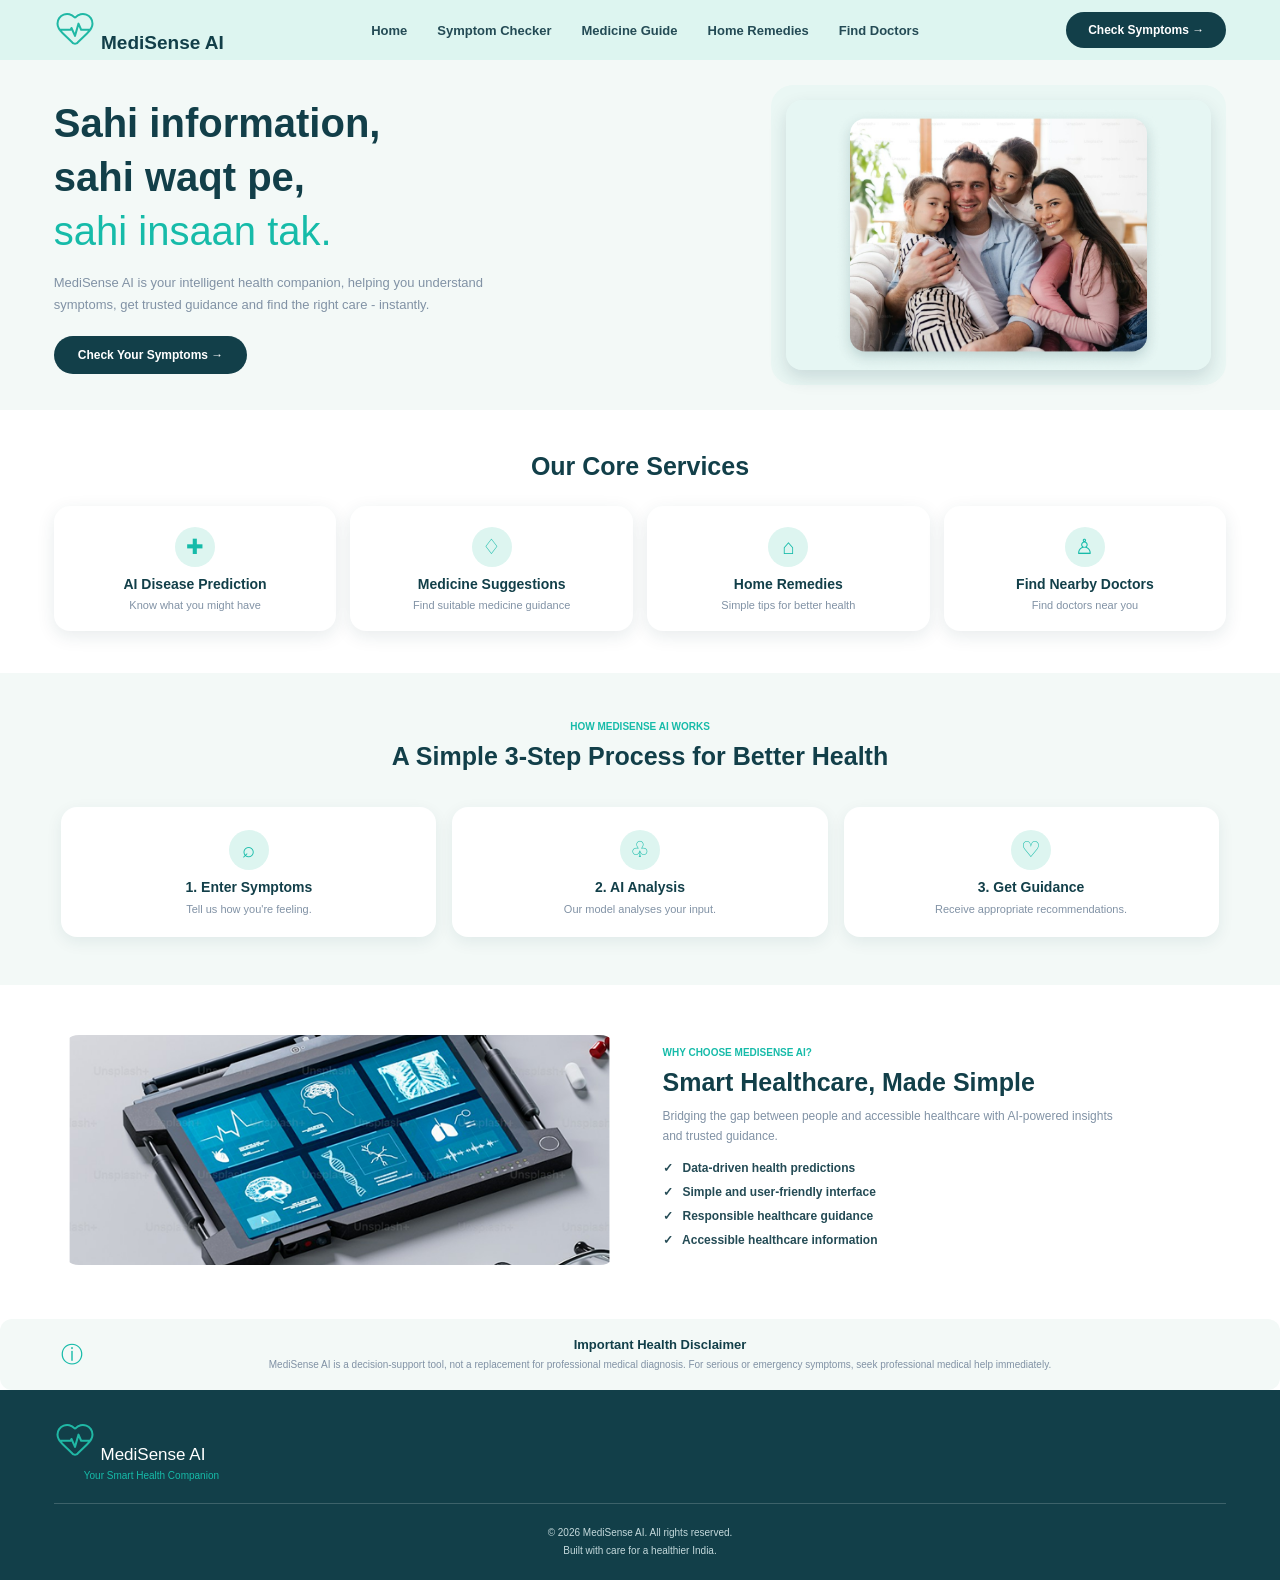
<file: frontend/index.html>
<!DOCTYPE html>
<html lang="en">
<head>
    <meta charset="UTF-8">
    <meta name="viewport" content="width=device-width, initial-scale=1.0">

    <title>MediSense AI - Your Smart Health Companion</title>

    <!-- CSS -->
    <link rel="stylesheet" href="style.css">
</head>

<body>

    <!-- Navigation Bar -->
    <header>
        <nav>
           <div class="logo">
    <img
        src="assets/medisense-logo.svg"
        alt="MediSense AI Logo"
        class="logo-image"
    >
    <span>MediSense AI</span>
</div>

   <ul class="nav-links">
    <li><a href="#home">Home</a></li>
    <li><a href="symptom-checker.html">Symptom Checker</a></li>
    <li><a href="medicine-guide.html">Medicine Guide</a></li>
    <li><a href="home-remedies.html">Home Remedies</a></li>
    <li><a href="find-doctors.html">Find Doctors</a></li>
</ul>

          <button class="nav-button"
        onclick="window.location.href='symptom-checker.html'">
    Check Symptoms →
</button>
        </nav>
    </header>

    <!-- Main Content -->
    <main>
     
<section class="hero" id="home">
    <div class="hero-content">
        <h1>
            Sahi information,<br>
            sahi waqt pe,<br>
            <span>sahi insaan tak.</span>
        </h1>

        <p>
            MediSense AI is your intelligent health companion,
            helping you understand symptoms, get trusted guidance
            and find the right care - instantly.
        </p>
<button class="primary-button"
        onclick="location.href='symptom-checker.html'">
    Check Your Symptoms →
</button>
    </div>

    <div class="hero-image">
        <img src="assets/hero-family.png" alt="Family sitting together">
    </div>
</section>

<!-- Core Services Section -->
<section class="services" id="services">

    <h2>Our Core Services</h2>

  <div class="services-container">

    <div class="service-card" id="disease-prediction-card"
         onclick="window.location.href='symptom-checker.html'">
        <div class="service-icon">✚</div>
        <h3>AI Disease Prediction</h3>
        <p>Know what you might have</p>
    </div>

    <div class="service-card" id="medicine-suggestions-card"
         onclick="window.location.href='medicine-guide.html'">
        <div class="service-icon">♢</div>
        <h3>Medicine Suggestions</h3>
        <p>Find suitable medicine guidance</p>
    </div>

    <div class="service-card" id="home-remedies-card"
         onclick="window.location.href='home-remedies.html'">
        <div class="service-icon">⌂</div>
        <h3>Home Remedies</h3>
        <p>Simple tips for better health</p>
    </div>

    <div class="service-card" id="find-doctors-card"
         onclick="window.location.href='find-doctors.html'">
        <div class="service-icon">♙</div>
        <h3>Find Nearby Doctors</h3>
        <p>Find doctors near you</p>
    </div>

</div>
</section>

<!-- How It Works Section -->
<section class="how-it-works">

    <div class="section-heading">
        <span>HOW MEDISENSE AI WORKS</span>
        <h2>A Simple 3-Step Process for Better Health</h2>
    </div>

    <div class="steps-container">

        <div class="step-card">
            <div class="step-icon">⌕</div>
            <h3>1. Enter Symptoms</h3>
            <p>Tell us how you're feeling.</p>
        </div>

        <div class="step-card">
            <div class="step-icon">♧</div>
            <h3>2. AI Analysis</h3>
            <p>Our model analyses your input.</p>
        </div>

        <div class="step-card">
            <div class="step-icon">♡</div>
            <h3>3. Get Guidance</h3>
            <p>Receive appropriate recommendations.</p>
        </div>

    </div>

</section>

<!-- Why Choose MediSense AI Section -->
<section class="why-choose">

    <div class="why-image">
        <img src="assets/healthcare-dashboard.png"
             alt="Smart healthcare dashboard">
    </div>

    <div class="why-content">

        <span>WHY CHOOSE MEDISENSE AI?</span>

        <h2>Smart Healthcare, Made Simple</h2>

        <p>
            Bridging the gap between people and accessible healthcare
            with AI-powered insights and trusted guidance.
        </p>

        <ul>
            <li>✓ &nbsp; Data-driven health predictions</li>
            <li>✓ &nbsp; Simple and user-friendly interface</li>
            <li>✓ &nbsp; Responsible healthcare guidance</li>
            <li>✓ &nbsp; Accessible healthcare information</li>
        </ul>

    </div>

</section>

<!-- Health Disclaimer -->
<section class="health-disclaimer">

    <div class="disclaimer-icon">ⓘ</div>

    <div class="disclaimer-content">
        <h3>Important Health Disclaimer</h3>
        <p>
            MediSense AI is a decision-support tool, not a replacement
            for professional medical diagnosis. For serious or emergency
            symptoms, seek professional medical help immediately.
        </p>
    </div>

</section>

    </main>

    <!-- Footer -->
  
<!-- Footer -->
<footer class="site-footer">

   <div class="footer-brand">
    <h3>
        <img
            src="assets/medisense-logo.svg"
            alt="MediSense AI Logo"
            class="logo-image"
        >
        MediSense AI
    </h3>
    <p>Your Smart Health Companion</p>
</div>

    <div class="footer-bottom">
        <p>© 2026 MediSense AI. All rights reserved.</p>
        <p>Built with care for a healthier India.</p>
    </div>

</footer>


    <!-- JavaScript -->
    <script src="script.js"></script>

</body>
</html>
</file>
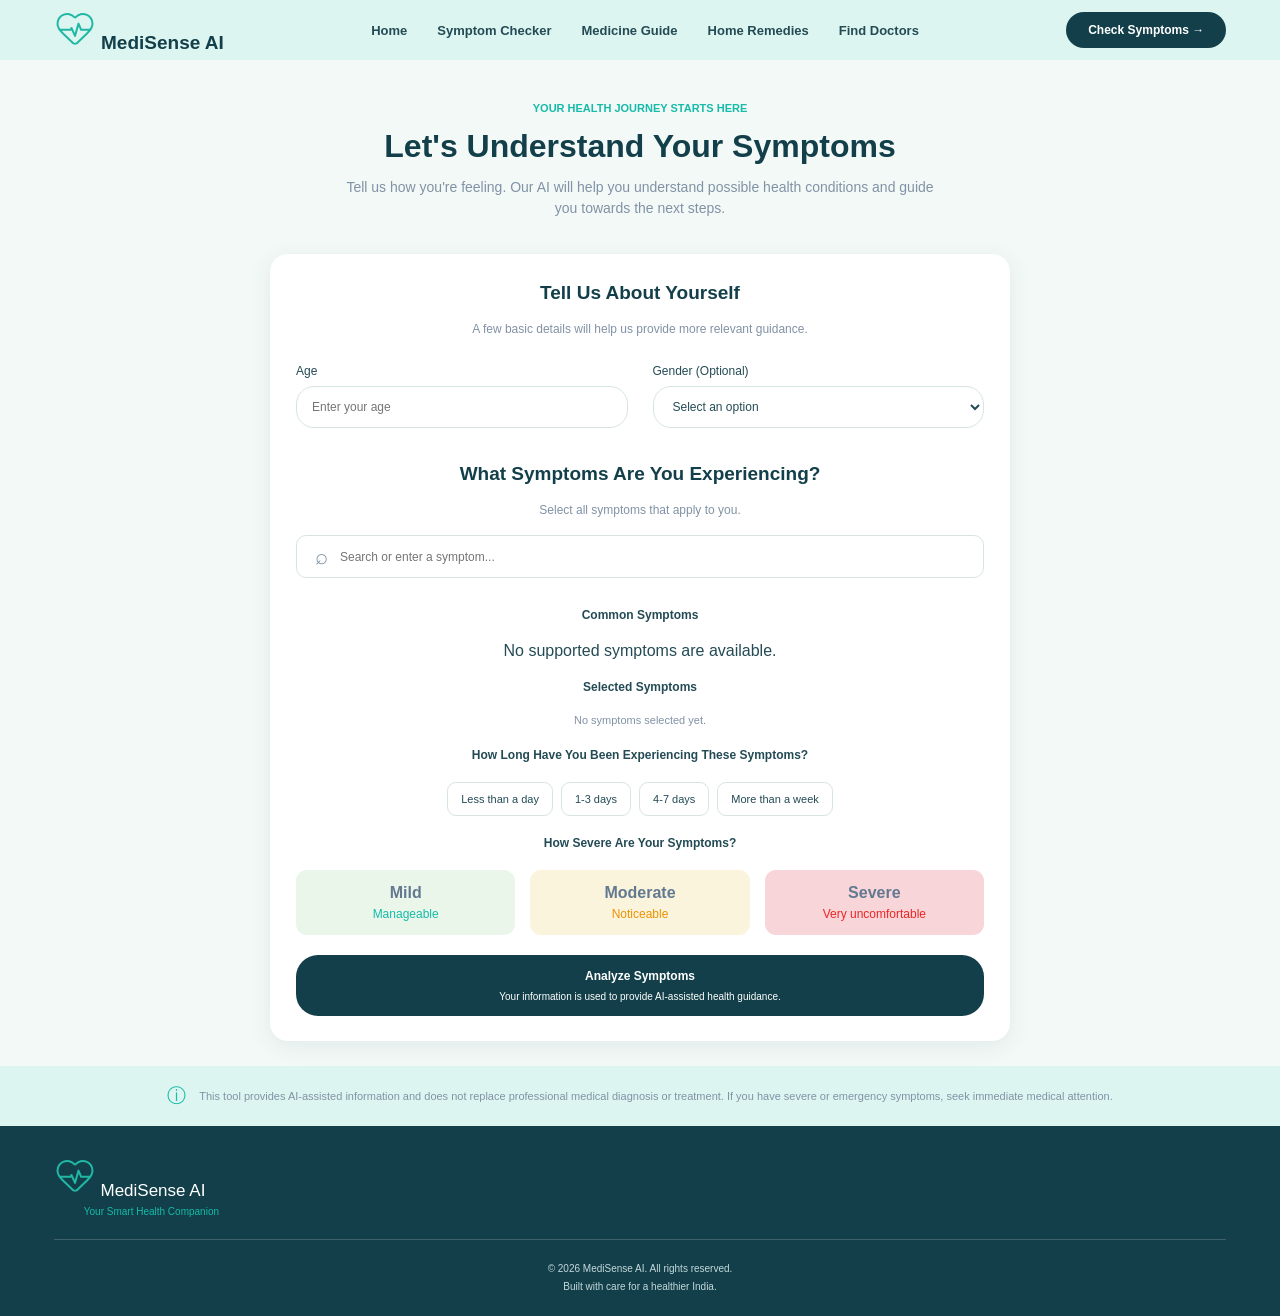
<file: frontend/health-assessment.html>
<!DOCTYPE html>
<html lang="en">
<head>
    <meta charset="UTF-8">
    <meta name="viewport" content="width=device-width, initial-scale=1.0">

    <title>Health Assessment | MediSense AI</title>

    <link rel="stylesheet" href="health-assessment.css">
</head>

<body>

    <!-- Navigation Bar -->
    <header>
        <nav>
            <div class="back-button">
                <a href="symptom-checker.html">←</a>
            </div>

           <div class="logo">
    <img
        src="assets/medisense-logo.svg"
        alt="MediSense AI Logo"
        class="logo-image"
    >
    <div>
        <h3>MediSense AI</h3>
        <small>Your Smart Health Companion</small>
    </div>
</div>

            <ul class="nav-links">
    <li><a href="index.html">Home</a></li>
    <li><a href="symptom-checker.html">Symptom Checker</a></li>
    <li><a href="medicine-guide.html">Medicine Guide</a></li>
    <li><a href="home-remedies.html">Home Remedies</a></li>
    <li><a href="find-doctors.html">Find Doctors</a></li>
</ul>

            <button class="nav-button"
                onclick="location.href='symptom-checker.html'">
                Check Symptoms →
            </button>
        </nav>
    </header>


    <main>

        <!-- Page Heading -->
        <section class="assessment-heading">
            <div class="breadcrumb">
                <span>SYMPTOM CHECKER</span>
                <span>•</span>
                <span>Illustrative assessment</span>
            </div>

            <h1>Your Health Assessment</h1>

            <p>
                Here is an overview of your symptoms and AI-assisted insights.
            </p>
        </section>


        <!-- Symptom Summary -->
        <section class="symptom-summary">

            <div class="summary-symptoms">
                <h3>▤ &nbsp; Your symptom summary</h3>

                <div class="symptom-tags" id="symptom-tags">
                    <!-- Symptoms will be added dynamically -->
                </div>
            </div>

            <div class="summary-detail">
                <span>Symptom duration</span>
                <h3 id="symptom-duration">Not provided</h3>
            </div>

            <div class="summary-detail">
                <span>Self-reported severity</span>
                <h3 id="symptom-severity">Not provided</h3>
            </div>

        </section>


        <!-- Possible Health Conditions -->
        <section class="conditions-section">

            <div class="section-title">
                <div>
                   <h2>About Your Predicted Condition</h2>
                   <p>
    Learn about the predicted condition, its common symptoms
    and general health guidance. This information is educational
    and does not confirm a diagnosis.
</p>
                </div>

                <span class="example-label">Educational information</span>
            </div>

<!-- Actual ML Prediction -->
<div class="prediction-result-card">
    <h3>Your AI Model Prediction</h3>

    <p id="predicted-condition">
        Prediction will appear here.
    </p>

    <small id="prediction-disclaimer"></small>
</div>
            <div class="conditions-container" id="conditions-container">

    <div class="condition-card">
        <h3>Loading condition information...</h3>
        <p>Please wait while we retrieve educational information.</p>
    </div>

</div>


        </section>


        <!-- Health Disclaimer -->
        <section class="health-information">

            <div class="information-icon">ⓘ</div>

            <div>
                <h3>Information to guide you, not a diagnosis</h3>

                <p>
                    AI predictions are not confirmed diagnoses.
                    Consult a qualified healthcare professional for
                    assessment, diagnosis and treatment.
                </p>

                <p>
                    Seek urgent medical care for severe or worsening
                    symptoms. For trouble breathing, chest pain,
                    confusion or a stiff neck with fever, seek emergency
                    help now. A "Moderate" rating does not rule out
                    an emergency.
                </p>
            </div>

        </section>


        <!-- Recommended Next Steps -->
        <section class="recommended-section" id="recommended-steps">

            <div class="section-title">
                <div>
                    <h2>Recommended Next Steps</h2>
                    <p>
                        Explore reliable information and connect
                        with the right care.
                    </p>
                </div>
            </div>


            <div class="recommendations-container">

                <div class="recommendation-card">
                    <div class="recommendation-icon">♧</div>

                    <h3>Medicine Information</h3>

                    <p>
                        Understand medicine uses and precautions.
                        Ask a doctor or pharmacist what is appropriate
                        for you.
                    </p>

                   <a href="medicine-guide.html" id="medicine-info-link">
    Explore information →
</a>
                </div>


                <div class="recommendation-card">
                    <div class="recommendation-icon">⌂</div>

                    <h3>Home Care Guidance</h3>

                    <p>
                        Learn about rest, hydration and tracking
                        symptoms while you arrange appropriate care.
                    </p>

                  <a href="home-remedies.html" id="home-care-link">
    Read care guidance →
</a>
                </div>


                <div class="recommendation-card">
                    <div class="recommendation-icon">♡</div>

                    <h3>Find Nearby Doctors</h3>

                    <p>
                        Connect with a qualified healthcare
                        professional for a personal assessment
                        and advice.
                    </p>

                    <a href="find-doctors.html" id="doctor-link">
                        Explore nearby care →
                    </a>
                </div>

            </div>

        </section>


        <!-- Bottom Actions -->
        <section class="assessment-actions">

            <p>
                Your next step is a conversation with a
                healthcare professional.
            </p>

            <div class="action-buttons">

                <button class="secondary-button"
                    onclick="location.href='symptom-checker.html'">
                    Check Again
                </button>

                <button class="primary-button"
                    id="find-doctor-button">
                    Find a Doctor
                </button>

            </div>

        </section>

    </main>


    <!-- Footer -->
    <footer class="site-footer">
<div class="footer-brand">
    <h3>
        <img
            src="assets/medisense-logo.svg"
            alt="MediSense AI Logo"
            class="footer-logo"
        >
        MediSense AI
    </h3>
    <p>Your Smart Health Companion</p>
</div>

        <div class="footer-bottom">
            <p>© 2026 MediSense AI. All rights reserved.</p>
            <p>Built with care for a healthier India.</p>
        </div>

    </footer>
<script src="health-assessment.js"></script>
</body>
</html>
</file>
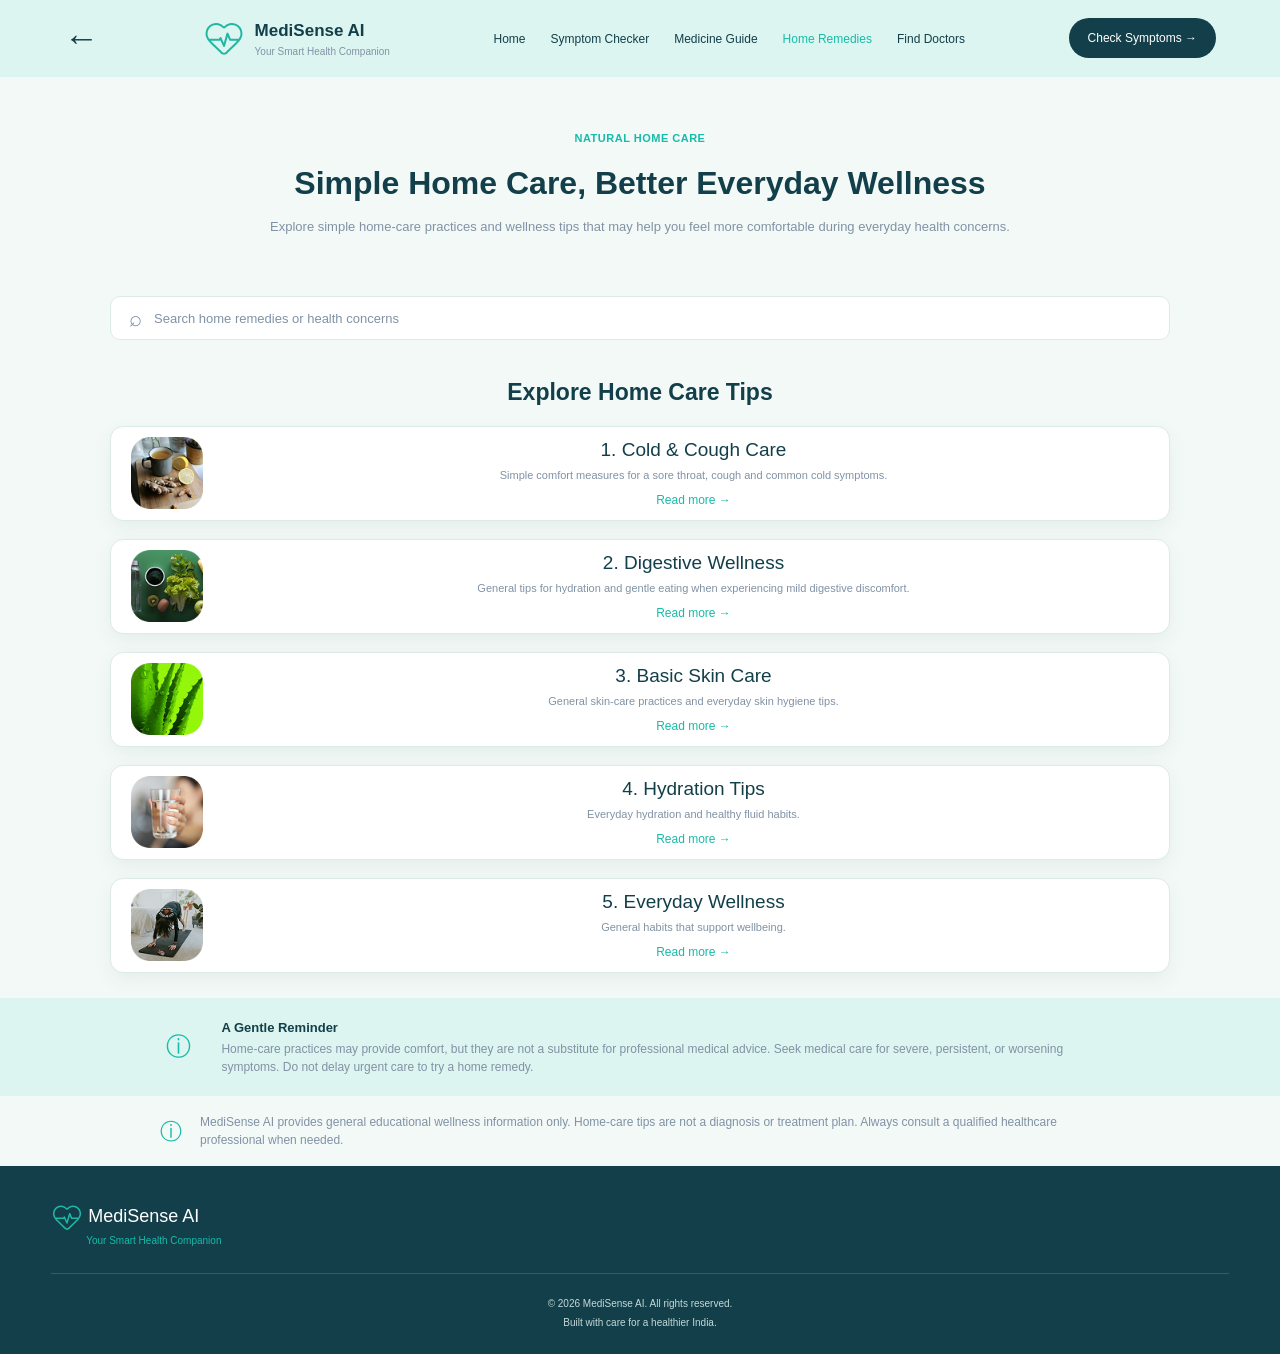
<file: frontend/home-remedies.html>
<!DOCTYPE html>
<html lang="en">
<head>
    <meta charset="UTF-8">
    <meta name="viewport" content="width=device-width, initial-scale=1.0">
    <title>Home Remedies & Wellness | MediSense AI</title>
    <link rel="stylesheet" href="home-remedies.css">
</head>
<body>

    <!-- Navigation -->
    <header class="site-header">
        <nav class="navbar">
            <a href="index.html" class="back-link">←</a>

            <a href="index.html" class="logo">
                <img
                    src="assets/medisense-logo.svg"
                    alt="MediSense AI Logo"
                    class="logo-image"
                >
                <span>
                    <strong>MediSense AI</strong>
                    <small>Your Smart Health Companion</small>
                </span>
            </a>

            <ul class="nav-links">
                <li><a href="index.html">Home</a></li>
                <li><a href="symptom-checker.html">Symptom Checker</a></li>
                <li><a href="medicine-guide.html">Medicine Guide</a></li>
                <li><a href="home-remedies.html" class="active">Home Remedies</a></li>
                <li><a href="find-doctors.html">Find Doctors</a></li>
            </ul>

            <a href="symptom-checker.html" class="nav-button">
                Check Symptoms →
            </a>
        </nav>
    </header>

    <main>

        <!-- Hero Section -->
        <section class="remedies-hero">
            <span class="eyebrow">NATURAL HOME CARE</span>

            <h1>Simple Home Care, Better Everyday Wellness</h1>

            <p>
                Explore simple home-care practices and wellness tips
                that may help you feel more comfortable during
                everyday health concerns.
            </p>
        </section>

        <!-- Search Section -->
        <section class="remedies-search-section">
            <div class="remedies-search-box">
                <span>⌕</span>
                <input
                    type="text"
                    id="remedy-search"
                    placeholder="Search home remedies or health concerns"
                >
            </div>
        </section>

        <!-- Home Care Tips -->
        <section class="remedies-list-section">

            <h2>Explore Home Care Tips</h2>

            <div class="remedies-container" id="remedies-container">

                <!-- Cold and Cough -->
                <article class="remedy-card" data-category="cold cough sore throat">
                    <div class="remedy-image">
                        <img
                            src="assets/cold-cough.png"
                            alt="Warm tea with lemon"
                        >
                    </div>

                    <div class="remedy-content">
                        <h3>1. Cold & Cough Care</h3>
                        <p>
                            Simple comfort measures for a sore throat,
                            cough and common cold symptoms.
                        </p>
                        <a href="remedy-details.html?remedy=cold-cough"
                           class="remedy-link">
                            Read more →
                        </a>
                    </div>
                </article>

                <!-- Digestive Wellness -->
                <article class="remedy-card" data-category="digestive digestion stomach">
                    <div class="remedy-image">
                        <img
                            src="assets/digestive-wellness.png"
                            alt="Healthy vegetables and food"
                        >
                    </div>

                    <div class="remedy-content">
                        <h3>2. Digestive Wellness</h3>
                        <p>
                            General tips for hydration and gentle
                            eating when experiencing mild digestive discomfort.
                        </p>
                        <a href="remedy-details.html?remedy=digestive"
                           class="remedy-link">
                            Read more →
                        </a>
                    </div>
                </article>

                <!-- Skin Care -->
                <article class="remedy-card" data-category="skin skincare hygiene">
                    <div class="remedy-image">
                        <img
                            src="assets/skin-care.png"
                            alt="Fresh aloe vera plant"
                        >
                    </div>

                    <div class="remedy-content">
                        <h3>3. Basic Skin Care</h3>
                        <p>
                            General skin-care practices and everyday
                            skin hygiene tips.
                        </p>
                        <a href="remedy-details.html?remedy=skin-care"
                           class="remedy-link">
                            Read more →
                        </a>
                    </div>
                </article>

                <!-- Hydration -->
                <article class="remedy-card" data-category="hydration water fluids">
                    <div class="remedy-image">
                        <img
                            src="assets/hydration.png"
                            alt="Glass of drinking water"
                        >
                    </div>

                    <div class="remedy-content">
                        <h3>4. Hydration Tips</h3>
                        <p>
                            Everyday hydration and healthy fluid habits.
                        </p>
                        <a href="remedy-details.html?remedy=hydration"
                           class="remedy-link">
                            Read more →
                        </a>
                    </div>
                </article>

                <!-- Everyday Wellness -->
                <article class="remedy-card" data-category="wellness lifestyle exercise">
                    <div class="remedy-image">
                        <img
                            src="assets/everyday-wellness.png"
                            alt="Outdoor wellness activity"
                        >
                    </div>

                    <div class="remedy-content">
                        <h3>5. Everyday Wellness</h3>
                        <p>
                            General habits that support wellbeing.
                        </p>
                        <a href="remedy-details.html?remedy=wellness"
                           class="remedy-link">
                            Read more →
                        </a>
                    </div>
                </article>

            </div>

            <!-- No Search Results -->
            <p id="no-remedies-message" hidden>
                No matching home-care tips found. Try another search.
            </p>

        </section>

        <!-- Safety Reminder -->
        <section class="remedies-safety">
            <span class="safety-icon">ⓘ</span>

            <div>
                <h3>A Gentle Reminder</h3>
                <p>
                    Home-care practices may provide comfort, but they
                    are not a substitute for professional medical advice.
                    Seek medical care for severe, persistent, or worsening
                    symptoms. Do not delay urgent care to try a home remedy.
                </p>
            </div>
        </section>

        <!-- Disclaimer -->
        <div class="remedies-disclaimer">
            <span>ⓘ</span>

            <p>
                MediSense AI provides general educational wellness
                information only. Home-care tips are not a diagnosis
                or treatment plan. Always consult a qualified healthcare
                professional when needed.
            </p>
        </div>

    </main>

    <!-- Footer -->
    <footer class="site-footer">

        <div class="footer-brand">
            <h3>
                <img
                    src="assets/medisense-logo.svg"
                    alt="MediSense AI Logo"
                    class="logo-image"
                >
                MediSense AI
            </h3>
            <p>Your Smart Health Companion</p>
        </div>

        <div class="footer-bottom">
            <p>© 2026 MediSense AI. All rights reserved.</p>
            <p>Built with care for a healthier India.</p>
        </div>

    </footer>

    <script src="home-remedies.js"></script>
</body>
</html>
</file>
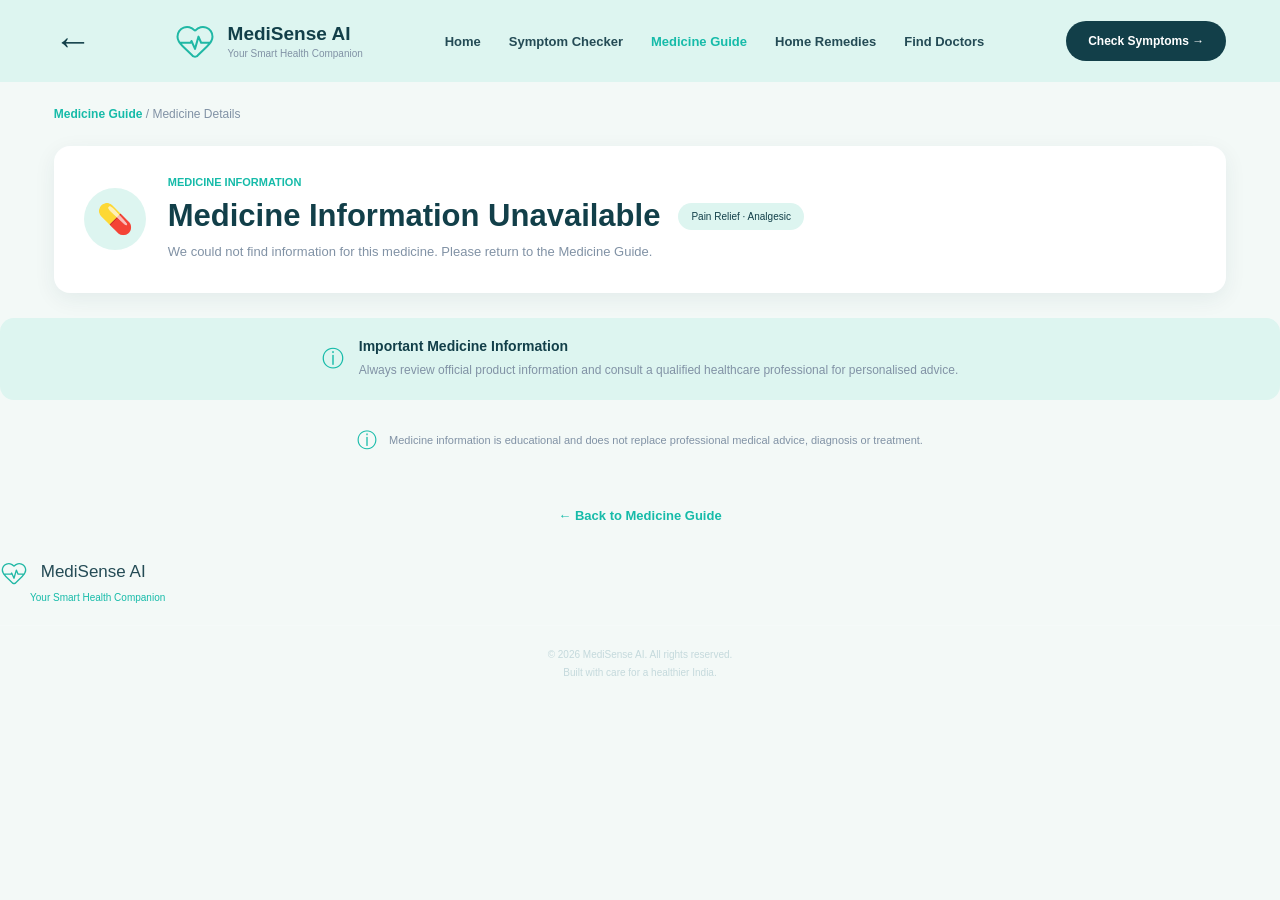
<file: frontend/medicine-details.html>
<!DOCTYPE html>
<html lang="en">
<head>
    <meta charset="UTF-8">
    <meta name="viewport" content="width=device-width, initial-scale=1.0">
    <title>Medicine Details | MediSense AI</title>
    <link rel="stylesheet" href="medicine-details.css">
</head>
<body>

    <!-- Navigation -->
    <header class="site-header">
        <nav class="navbar">
            <a href="medicine-guide.html" class="back-link">←</a>

            <a href="index.html" class="logo">
    <img
        src="assets/medisense-logo.svg"
        alt="MediSense AI Logo"
        class="logo-image"
    >
    <span>
        <strong>MediSense AI</strong>
        <small>Your Smart Health Companion</small>
    </span>
</a>

            <ul class="nav-links">
                <li><a href="index.html">Home</a></li>
                <li><a href="symptom-checker.html">Symptom Checker</a></li>
                <li><a href="medicine-guide.html" class="active">Medicine Guide</a></li>
                <li><a href="home-remedies.html">Home Remedies</a></li>
                <li><a href="find-doctors.html">Find Doctors</a></li>
            </ul>

            <a href="symptom-checker.html" class="nav-button">
                Check Symptoms →
            </a>
        </nav>
    </header>

    <main>
        <!-- Breadcrumb -->
        <div class="breadcrumb">
            <a href="medicine-guide.html">Medicine Guide</a>
            <span> / </span>
            <span id="breadcrumb-medicine">Medicine Details</span>
        </div>

        <!-- Medicine Heading -->
        
<section class="medicine-detail-hero">
    <div class="medicine-detail-icon">💊</div>

    <div class="medicine-detail-heading">
        <span class="eyebrow">MEDICINE INFORMATION</span>

        <div class="medicine-title-row">
            <h1 id="medicine-name">Loading medicine...</h1>
            <span class="medicine-category" id="medicine-category">
                Pain Relief · Analgesic
            </span>
        </div>

        <p id="medicine-intro">
            Educational information about this medicine.
        </p>
    </div>
</section>


        <!-- Medicine Information -->
       
<section class="medicine-detail-content">

    <article class="detail-card">
        <h2><span class="detail-icon">ⓘ</span> Medicine Overview</h2>
        <p id="medicine-overview"></p>
    </article>

    <article class="detail-card">
        <h2><span class="detail-icon">♧</span> Common Uses</h2>
        <ul id="medicine-uses"></ul>
    </article>

    <article class="detail-card">
        <h2><span class="detail-icon">♧</span> How It Works</h2>
        <p id="medicine-how-it-works"></p>
    </article>

    <article class="detail-card">
        <h2><span class="detail-icon">ⓘ</span> Possible Side Effects</h2>
        <ul id="medicine-side-effects"></ul>
        <p id="medicine-urgent-warning" class="detail-warning"></p>
    </article>

    <article class="detail-card">
        <h2><span class="detail-icon">♧</span> Safety Precautions</h2>
        <ul id="medicine-precautions"></ul>
        <p id="medicine-overdose-warning" class="detail-warning"></p>
    </article>

    <article class="detail-card">
        <h2><span class="detail-icon">♧</span> Professional Guidance</h2>
        <p id="medicine-guidance"></p>
        <p id="medicine-professional-warning" class="detail-warning"></p>
    </article>

</section>


        <!-- Disclaimer -->
      
<section class="medicine-important-notice">
    <span>ⓘ</span>
    <div>
        <h3>Important Medicine Information</h3>
        <p>
            Always review official product information and consult
            a qualified healthcare professional for personalised advice.
        </p>
    </div>
</section>

<div class="medicine-disclaimer">
    <span>ⓘ</span>
    <p>
        Medicine information is educational and does not replace
        professional medical advice, diagnosis or treatment.
    </p>
</div>


        <div class="back-to-medicines">
            <a href="medicine-guide.html">← Back to Medicine Guide</a>
        </div>
    </main>

    <!-- Footer -->
   <div class="footer-brand">
    <h3>
        <img
            src="assets/medisense-logo.svg"
            alt="MediSense AI Logo"
            class="footer-logo"
        >
        MediSense AI
    </h3>
    <p>Your Smart Health Companion</p>
</div>

        <div class="footer-bottom">
            <p>© 2026 MediSense AI. All rights reserved.</p>
            <p>Built with care for a healthier India.</p>
        </div>
    </footer>
<script src="medicine-details.js"></script>
</body>
</html>
</file>
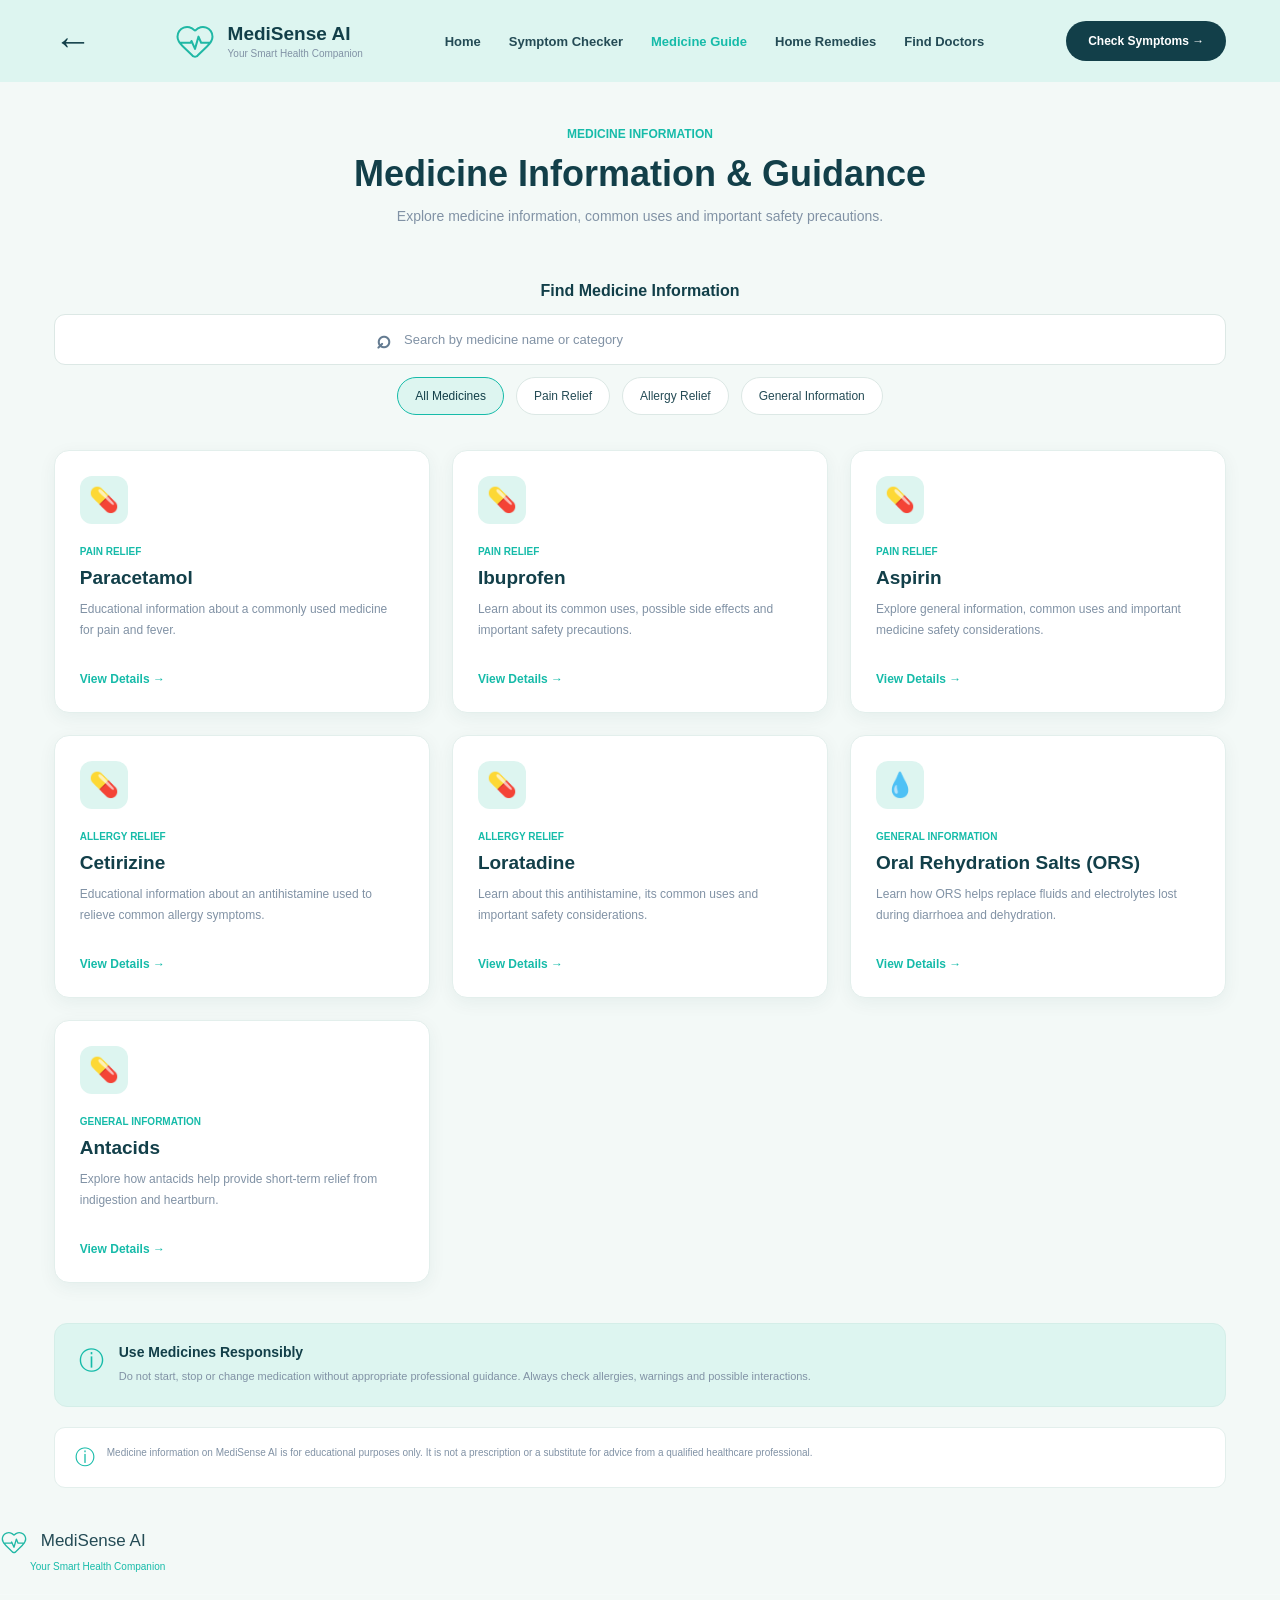
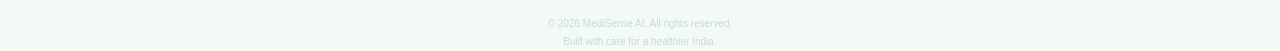
<file: frontend/medicine-guide.html>
<!DOCTYPE html>
<html lang="en">
<head>
    <meta charset="UTF-8">
    <meta name="viewport" content="width=device-width, initial-scale=1.0">
    <title>Medicine Information & Guidance | MediSense AI</title>
    <link rel="stylesheet" href="medicine-guide.css">
</head>
<body>

    <!-- Navigation -->
    <header class="site-header">
        <nav class="navbar">
            <a href="index.html" class="back-link">←</a>
<a href="index.html" class="logo">
    <img
        src="assets/medisense-logo.svg"
        alt="MediSense AI Logo"
        class="logo-image"
    >
    <span>
        <strong>MediSense AI</strong>
        <small>Your Smart Health Companion</small>
    </span>
</a>

            <ul class="nav-links">
                <li><a href="index.html">Home</a></li>
                <li><a href="symptom-checker.html">Symptom Checker</a></li>
                <li><a href="medicine-guide.html" class="active">Medicine Guide</a></li>
                <li><a href="home-remedies.html">Home Remedies</a></li>
                <li><a href="find-doctors.html">Find Doctors</a></li>
            </ul>

            <a href="symptom-checker.html" class="nav-button">
                Check Symptoms →
            </a>
        </nav>
    </header>

    <main>
        <!-- Page Heading -->
        <section class="medicine-hero">
            <span class="eyebrow">MEDICINE INFORMATION</span>
            <h1>Medicine Information & Guidance</h1>
            <p>
                Explore medicine information, common uses and
                important safety precautions.
            </p>
        </section>

        <!-- Medicine Search -->
        <section class="medicine-search-section">
            <h2>Find Medicine Information</h2>

            <div class="medicine-search-box">
                <span>⌕</span>
                <input
                    type="text"
                    id="medicine-search"
                    placeholder="Search by medicine name or category"
                >
            </div>

            <div class="medicine-filters">
                <button class="filter-btn active" data-category="all">
                    All Medicines
                </button>
                <button class="filter-btn" data-category="pain-relief">
                    Pain Relief
                </button>
                <button class="filter-btn" data-category="allergy-relief">
                    Allergy Relief
                </button>
                <button class="filter-btn" data-category="general">
                    General Information
                </button>
            </div>
        </section>

        <!-- Medicine Cards -->
        <section class="medicine-list-section">

            <div class="medicine-cards" id="medicine-cards">

                <article class="medicine-card" data-category="pain-relief">
                    <div class="medicine-card-icon">💊</div>
                    <span class="medicine-category">Pain Relief</span>
                    <h3>Paracetamol</h3>
                    <p>
                        Educational information about a commonly used
                        medicine for pain and fever.
                    </p>
                    <a href="medicine-details.html?medicine=paracetamol"
                       class="medicine-details-link">
                        View Details →
                    </a>
                </article>

                <article class="medicine-card" data-category="pain-relief">
                    <div class="medicine-card-icon">💊</div>
                    <span class="medicine-category">Pain Relief</span>
                    <h3>Ibuprofen</h3>
                    <p>
                        Learn about its common uses, possible side effects
                        and important safety precautions.
                    </p>
                    <a href="medicine-details.html?medicine=ibuprofen"
                       class="medicine-details-link">
                        View Details →
                    </a>
                </article>

                <article class="medicine-card" data-category="pain-relief">
                    <div class="medicine-card-icon">💊</div>
                    <span class="medicine-category">Pain Relief</span>
                    <h3>Aspirin</h3>
                    <p>
                        Explore general information, common uses
                        and important medicine safety considerations.
                    </p>
                    <a href="medicine-details.html?medicine=aspirin"
                       class="medicine-details-link">
                        View Details →
                    </a>
                </article>

                <article class="medicine-card" data-category="allergy-relief">
                    <div class="medicine-card-icon">💊</div>
                    <span class="medicine-category">Allergy Relief</span>
                    <h3>Cetirizine</h3>
                    <p>
                        Educational information about an antihistamine
                        used to relieve common allergy symptoms.
                    </p>
                    <a href="medicine-details.html?medicine=cetirizine"
                       class="medicine-details-link">
                        View Details →
                    </a>
                </article>

                <article class="medicine-card" data-category="allergy-relief">
                    <div class="medicine-card-icon">💊</div>
                    <span class="medicine-category">Allergy Relief</span>
                    <h3>Loratadine</h3>
                    <p>
                        Learn about this antihistamine, its common uses
                        and important safety considerations.
                    </p>
                    <a href="medicine-details.html?medicine=loratadine"
                       class="medicine-details-link">
                        View Details →
                    </a>
                </article>

                <article class="medicine-card" data-category="general">
                    <div class="medicine-card-icon">💧</div>
                    <span class="medicine-category">General Information</span>
                    <h3>Oral Rehydration Salts (ORS)</h3>
                    <p>
                        Learn how ORS helps replace fluids and electrolytes
                        lost during diarrhoea and dehydration.
                    </p>
                    <a href="medicine-details.html?medicine=ors"
                       class="medicine-details-link">
                        View Details →
                    </a>
                </article>

                <article class="medicine-card" data-category="general">
                    <div class="medicine-card-icon">💊</div>
                    <span class="medicine-category">General Information</span>
                    <h3>Antacids</h3>
                    <p>
                        Explore how antacids help provide short-term
                        relief from indigestion and heartburn.
                    </p>
                    <a href="medicine-details.html?medicine=antacids"
                       class="medicine-details-link">
                        View Details →
                    </a>
                </article>

            </div>

            <!-- No Search Results Message -->
            <p id="no-medicines-message"
               class="no-medicines-message"
               hidden>
                No medicines found. Try a different search or category.
            </p>

        </section>

        <!-- Medicine Safety Notice -->
        <section class="medicine-safety">
            <span class="safety-icon">ⓘ</span>
            <div>
                <h3>Use Medicines Responsibly</h3>
                <p>
                    Do not start, stop or change medication without
                    appropriate professional guidance. Always check
                    allergies, warnings and possible interactions.
                </p>
            </div>
        </section>

        <div class="medicine-disclaimer">
            <span>ⓘ</span>
            <p>
                Medicine information on MediSense AI is for educational
                purposes only. It is not a prescription or a substitute
                for advice from a qualified healthcare professional.
            </p>
        </div>
    </main>

    <!-- Footer -->
   <div class="footer-brand">
    <h3>
        <img
            src="assets/medisense-logo.svg"
            alt="MediSense AI Logo"
            class="footer-logo"
        >
        MediSense AI
    </h3>
    <p>Your Smart Health Companion</p>
</div>

        <div class="footer-bottom">
            <p>© 2026 MediSense AI. All rights reserved.</p>
            <p>Built with care for a healthier India.</p>
        </div>
    </footer>

    <script src="medicine-guide.js"></script>
</body>
</html>
</file>
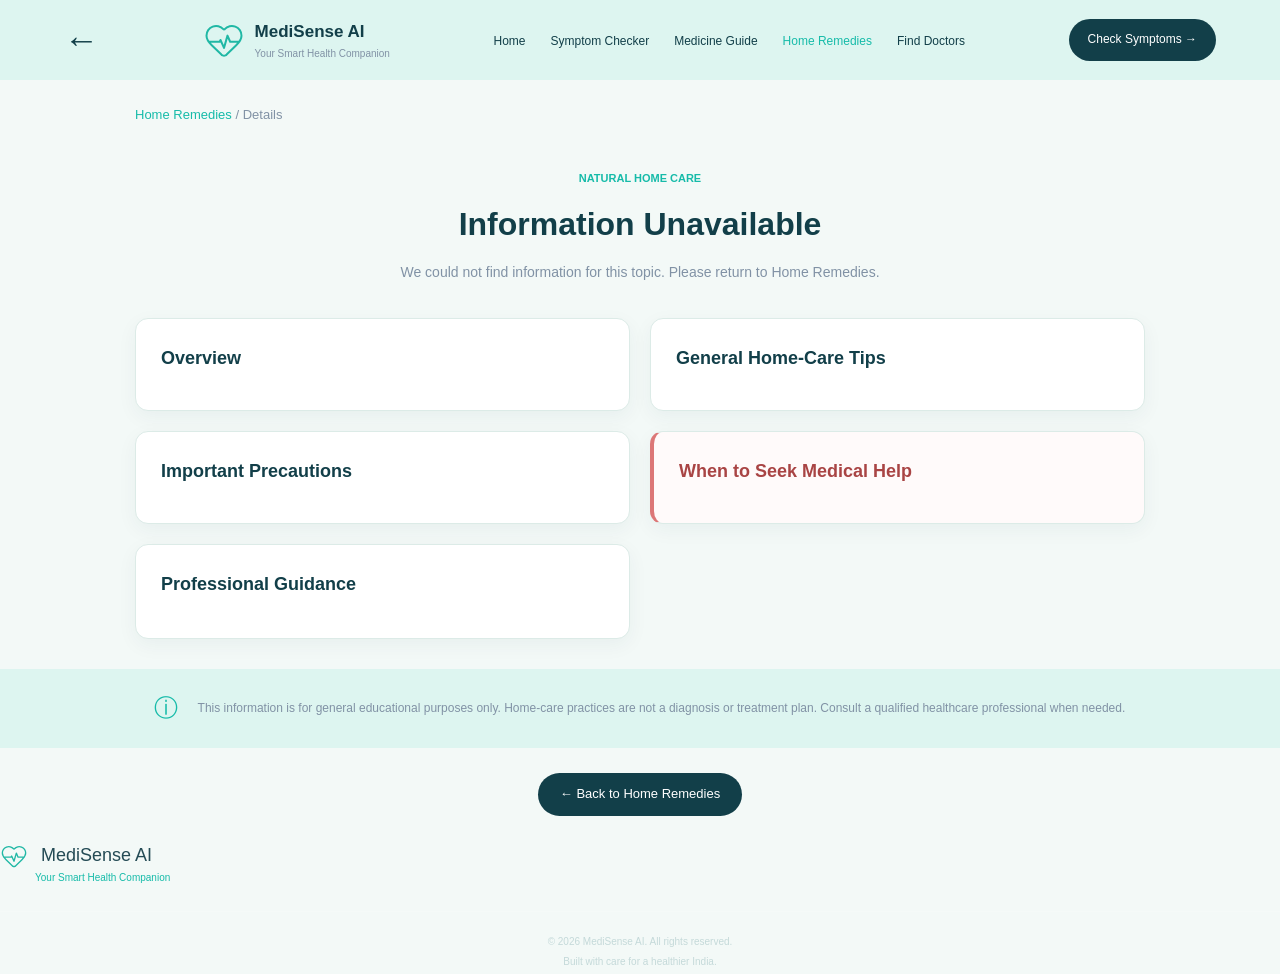
<file: frontend/remedy-details.html>
<!DOCTYPE html>
<html lang="en">
<head>
    <meta charset="UTF-8">
    <meta name="viewport" content="width=device-width, initial-scale=1.0">
    <title>Home Care Details | MediSense AI</title>
    <link rel="stylesheet" href="remedy-details.css">
</head>
<body>

    <!-- Navigation -->
    <header class="site-header">
        <nav class="navbar">
            <a href="index.html" class="back-link">←</a>

         <a href="index.html" class="logo">
    <img
        src="assets/medisense-logo.svg"
        alt="MediSense AI Logo"
        class="logo-image"
    >
    <span>
        <strong>MediSense AI</strong>
        <small>Your Smart Health Companion</small>
    </span>
</a>

            <ul class="nav-links">
                <li><a href="index.html">Home</a></li>
                <li><a href="symptom-checker.html">Symptom Checker</a></li>
                <li><a href="medicine-guide.html">Medicine Guide</a></li>
                <li><a href="home-remedies.html" class="active">Home Remedies</a></li>
                <li><a href="find-doctors.html">Find Doctors</a></li>
            </ul>

            <a href="symptom-checker.html" class="nav-button">
                Check Symptoms →
            </a>
        </nav>
    </header>

    <main>

        <!-- Breadcrumb -->
        <div class="remedy-breadcrumb">
            <a href="home-remedies.html">Home Remedies</a>
            <span> / </span>
            <span id="breadcrumb-remedy">Details</span>
        </div>

        <!-- Hero -->
        <section class="remedy-detail-hero">
            <span class="eyebrow">NATURAL HOME CARE</span>

            <h1 id="remedy-title">Home Care Information</h1>

            <p id="remedy-intro">
                General educational information about everyday
                home-care practices and wellness.
            </p>
        </section>

        <!-- Main Content -->
        <section class="remedy-detail-container">

            <!-- Overview -->
            <article class="remedy-detail-card">
                <h2>Overview</h2>
                <p id="remedy-overview"></p>
            </article>

            <!-- General Care Tips -->
            <article class="remedy-detail-card">
                <h2>General Home-Care Tips</h2>
                <ul id="remedy-tips"></ul>
            </article>

            <!-- Precautions -->
            <article class="remedy-detail-card">
                <h2>Important Precautions</h2>
                <ul id="remedy-precautions"></ul>
            </article>

            <!-- When to Seek Help -->
            <article class="remedy-detail-card urgent-card">
                <h2>When to Seek Medical Help</h2>
                <p id="remedy-warning"></p>
            </article>

            <!-- Professional Guidance -->
            <article class="remedy-detail-card">
                <h2>Professional Guidance</h2>
                <p id="remedy-guidance"></p>
                <div id="remedy-source"></div>
            </article>

        </section>

        <!-- Disclaimer -->
        <section class="remedy-disclaimer">
            <span>ⓘ</span>
            <p>
                This information is for general educational purposes only.
                Home-care practices are not a diagnosis or treatment plan.
                Consult a qualified healthcare professional when needed.
            </p>
        </section>

        <!-- Back Button -->
        <div class="back-to-remedies">
            <a href="home-remedies.html">
                ← Back to Home Remedies
            </a>
        </div>

    </main>

    <!-- Footer -->
 <div class="footer-brand">
    <h3>
        <img
            src="assets/medisense-logo.svg"
            alt="MediSense AI Logo"
            class="footer-logo"
        >
        MediSense AI
    </h3>
    <p>Your Smart Health Companion</p>
</div>

        <div class="footer-bottom">
            <p>© 2026 MediSense AI. All rights reserved.</p>
            <p>Built with care for a healthier India.</p>
        </div>
    </footer>
<script src="remedy-details.js"></script>
</body>
</html>
</file>
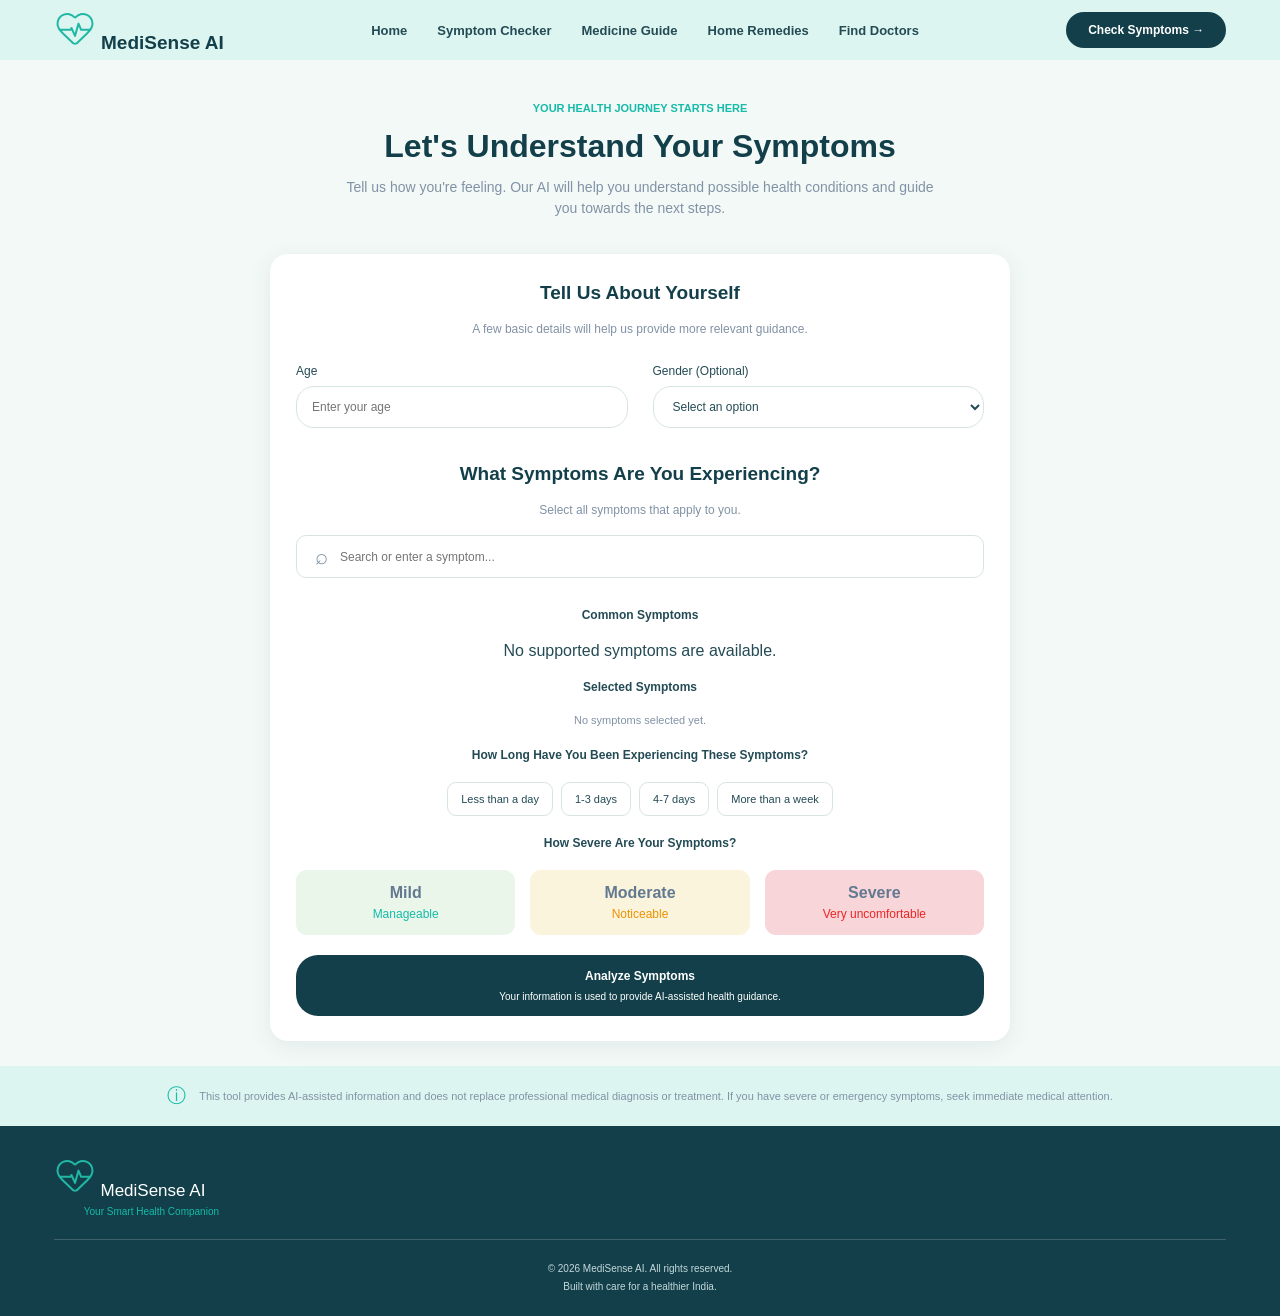
<file: frontend/symptom-checker.html>
<!DOCTYPE html>
<html lang="en">

<head>
    <meta charset="UTF-8">
    <meta name="viewport" content="width=device-width, initial-scale=1.0">

    <title>Symptom Checker | MediSense AI</title>

    <link rel="stylesheet" href="style.css">
</head>

<body>

    <!-- Navigation Bar -->
    <header>
        <nav>
           <div class="logo">
    <img
        src="assets/medisense-logo.svg"
        alt="MediSense AI Logo"
        class="logo-image"
    >
    <span>MediSense AI</span>
</div>

         <ul class="nav-links">
    <li><a href="index.html">Home</a></li>
    <li><a href="symptom-checker.html">Symptom Checker</a></li>
    <li><a href="medicine-guide.html">Medicine Guide</a></li>
    <li><a href="home-remedies.html">Home Remedies</a></li>
    <li><a href="find-doctors.html">Find Doctors</a></li>
</ul>

            <button class="nav-button"
                onclick="location.href='symptom-checker.html'">
                Check Symptoms →
            </button>
        </nav>
    </header>

    <main>

        <!-- Page Heading -->
        <section class="symptom-heading">
            <span>YOUR HEALTH JOURNEY STARTS HERE</span>

            <h1>Let's Understand Your Symptoms</h1>

            <p>
                Tell us how you're feeling. Our AI will help you understand
                possible health conditions and guide you towards the next steps.
            </p>
        </section>

        <!-- Symptom Checker Form -->
        <section class="symptom-form-section">

            <div class="symptom-form-card">

                <h2>Tell Us About Yourself</h2>

                <p class="form-description">
                    A few basic details will help us provide more relevant guidance.
                </p>

                <!-- Personal Details -->
                <div class="personal-details">

                    <div class="form-group">
                        <label for="age">Age</label>

                        <input
                            type="number"
                            id="age"
                            placeholder="Enter your age"
                            min="0"
                            max="120"
                        >
                    </div>

                    <div class="form-group">
                        <label for="gender">Gender (Optional)</label>

                        <select id="gender">
                            <option value="">Select an option</option>
                            <option value="M">Male</option>
                            <option value="F">Female</option>
                        </select>
                    </div>

                </div>

                <!-- Symptom Selection -->
                <div class="symptom-selection">

                    <h2>What Symptoms Are You Experiencing?</h2>

                    <p class="form-description">
                        Select all symptoms that apply to you.
                    </p>

                    <div class="symptom-search">
                        <span>⌕</span>

                        <input
                            type="text"
                            id="symptom-search"
                            placeholder="Search or enter a symptom..."
                        >
                    </div>

                    <h3>Common Symptoms</h3>

                    <div class="common-symptoms" id="common-symptoms">
                        <button type="button" class="symptom-chip">Fever</button>
                        <button type="button" class="symptom-chip">Headache</button>
                        <button type="button" class="symptom-chip">Cough</button>
                        <button type="button" class="symptom-chip">Fatigue</button>
                        <button type="button" class="symptom-chip">Sore Throat</button>
                        <button type="button" class="symptom-chip">Nausea</button>
                        <button type="button" class="symptom-chip">Body Pain</button>
                        <button type="button" class="symptom-chip">Dizziness</button>
                    </div>

                    <h3>Selected Symptoms</h3>

                    <div class="selected-symptoms" id="selected-symptoms">
                        <p class="empty-selection">
                            No symptoms selected yet.
                        </p>
                    </div>

                    <!-- Dynamic Follow-up Questions -->
                    <div class="follow-up-section"
                         id="follow-up-section"
                         hidden>

                        <h3>Tell Us More About Your Symptoms</h3>

                        <p class="form-description">
                            Please answer a few additional questions to help us understand
                            your symptoms better.
                        </p>

                        <div id="follow-up-questions"></div>

                    </div>

                </div>
                <!-- End Symptom Selection -->


                <!-- Emergency Safety Check -->
                <div class="emergency-safety-section"
                     id="emergency-safety-section"
                     hidden>

                    <h3>Important Safety Check</h3>

                    <p class="form-description">
                        Before analyzing your symptoms, please answer these safety questions.
                    </p>

                    <div id="emergency-safety-questions"></div>

                    <!-- Emergency Warning -->
                    <div id="emergency-warning"
                         role="alert"
                         aria-live="assertive"
                         hidden>

                        <h3>Seek Immediate Medical Attention</h3>

                        <p>
                            One or more of your answers may indicate a potentially serious
                            condition. Please seek urgent medical attention instead of
                            relying on this symptom checker. If you are in India, call 112
                            for an emergency.
                        </p>

                    </div>

                </div>
                <!-- End Emergency Safety Check -->


                <!-- Duration -->
                <div class="duration-section">

                    <h3>How Long Have You Been Experiencing These Symptoms?</h3>

                    <div class="duration-options">

                        <label>
                            <input type="radio" name="duration" value="less_than_day">
                            <span>Less than a day</span>
                        </label>

                        <label>
                            <input type="radio" name="duration" value="1_3_days">
                            <span>1-3 days</span>
                        </label>

                        <label>
                            <input type="radio" name="duration" value="4_7_days">
                            <span>4-7 days</span>
                        </label>

                        <label>
                            <input type="radio" name="duration" value="more_than_week">
                            <span>More than a week</span>
                        </label>

                    </div>

                </div>


                <!-- Severity -->
                <div class="severity-section">

                    <h3>How Severe Are Your Symptoms?</h3>

                    <div class="severity-options">

                        <label class="severity-card mild">
                            <input type="radio" name="severity" value="mild">
                            <span>Mild</span>
                            <small>Manageable</small>
                        </label>

                        <label class="severity-card moderate">
                            <input type="radio" name="severity" value="moderate">
                            <span>Moderate</span>
                            <small>Noticeable</small>
                        </label>

                        <label class="severity-card severe">
                            <input type="radio" name="severity" value="severe">
                            <span>Severe</span>
                            <small>Very uncomfortable</small>
                        </label>

                    </div>

                </div>


                <!-- Submit -->
                <button type="button"
                        class="analyze-button"
                        id="analyze-button">

                    Analyze Symptoms

                    <small>
                        Your information is used to provide AI-assisted health guidance.
                    </small>

                </button>

                <!-- Prediction Result -->
                <div id="prediction-result" aria-live="polite"></div>

            </div>

        </section>


        <!-- Disclaimer -->
        <section class="symptom-disclaimer">

            <span>ⓘ</span>

            <p>
                This tool provides AI-assisted information and does not replace
                professional medical diagnosis or treatment. If you have severe
                or emergency symptoms, seek immediate medical attention.
            </p>

        </section>

    </main>


    <!-- Footer -->
    <footer class="site-footer">

       <div class="footer-brand">
    <h3>
        <img
            src="assets/medisense-logo.svg"
            alt="MediSense AI Logo"
            class="footer-logo"
        >
        MediSense AI
    </h3>
    <p>Your Smart Health Companion</p>
</div>

        <div class="footer-bottom">
            <p>© 2026 MediSense AI. All rights reserved.</p>
            <p>Built with care for a healthier India.</p>
        </div>

    </footer>


    <!-- JavaScript -->
    <script src="symptom-checker.js"></script>

</body>
</html>
</file>
<file: frontend/style.css>
/* ==============================
   1. GLOBAL STYLES
================================ */

* {
    margin: 0;
    padding: 0;
    box-sizing: border-box;
}

:root {
    --primary: #123f49;
    --secondary: #16bba9;
    --mint: #ddf5f0;
    --light-bg: #f3f9f7;
    --white: #ffffff;
    --text: #244b55;
    --muted: #8192a5;
}

html {
    scroll-behavior: smooth;
}

body {
    font-family: Arial, Helvetica, sans-serif;
    color: var(--text);
    background: var(--white);
}

a {
    text-decoration: none;
    color: inherit;
}

button {
    border: none;
    cursor: pointer;
    font-family: inherit;
}

/* ==============================
   2. NAVIGATION BAR
================================ */

header {
    width: 100%;
    background: var(--mint);
}

nav {
    min-height: 60px;
    padding: 0 4.2%;
    display: flex;
    align-items: center;
    justify-content: space-between;
    gap: 25px;
}

.logo {
    color: var(--primary);
    font-size: 19px;
    font-weight: 700;
    white-space: nowrap;
}

.nav-links {
    display: flex;
    align-items: center;
    gap: 30px;
    list-style: none;
}

.nav-links a {
    font-size: 13px;
    font-weight: 600;
    transition: color 0.2s ease;
}

.nav-links a:hover {
    color: var(--secondary);
}

.nav-button {
    background: var(--primary);
    color: var(--white);
    padding: 11px 22px;
    border-radius: 30px;
    font-size: 12px;
    font-weight: 600;
    white-space: nowrap;
    transition: background 0.2s ease;
}

.nav-button:hover {
    background: var(--secondary);
}

/* ==============================
   3. HERO SECTION
================================ */

.hero {
    min-height: 345px;
    padding: 25px 4.2%;
    background: var(--light-bg);
    display: flex;
    align-items: center;
    justify-content: space-between;
    gap: 45px;
}

.hero-content {
    flex: 1;
    max-width: 510px;
}

.hero-content h1 {
    color: var(--primary);
    font-size: 40px;
    line-height: 1.35;
    font-weight: 700;
    margin-bottom: 14px;
}

.hero-content h1 span {
    color: var(--secondary);
    font-weight: 500;
}

.hero-content p {
    color: var(--muted);
    font-size: 13px;
    line-height: 1.7;
    max-width: 440px;
    margin-bottom: 20px;
}

.primary-button {
    background: var(--primary);
    color: var(--white);
    padding: 12px 24px;
    border-radius: 30px;
    font-size: 12px;
    font-weight: 600;
    transition: background 0.2s ease;
}

.primary-button:hover {
    background: var(--secondary);
}

.hero-image {
    flex: 1;
    max-width: 455px;
    height: 300px;
    padding: 15px;
    background: #eaf7f4;
    border-radius: 22px;
    display: flex;
    align-items: center;
    justify-content: center;
}

.hero-image img {
    width: 100%;
    height: 100%;
    object-fit: cover;
    border-radius: 16px;
    box-shadow: 0 8px 18px rgba(18, 63, 73, 0.15);
}

/* ==============================
   4. CORE SERVICES SECTION
================================ */

.services {
    padding: 42px 4.2%;
    background: var(--white);
    text-align: center;
}

.services h2 {
    color: var(--primary);
    font-size: 25px;
    font-weight: 600;
    margin-bottom: 25px;
}

.services-container {
    display: grid;
    grid-template-columns: repeat(4, 1fr);
    gap: 14px;
}

.service-card {
    min-height: 125px;
    padding: 20px 12px;
    background: var(--white);
    border-radius: 16px;
    box-shadow: 0 5px 18px rgba(18, 63, 73, 0.10);
    display: flex;
    flex-direction: column;
    align-items: center;
    justify-content: center;
    transition: transform 0.2s ease, box-shadow 0.2s ease;
}

.service-card:hover {
    transform: translateY(-4px);
    box-shadow: 0 8px 22px rgba(18, 63, 73, 0.15);
}

.service-icon {
    width: 40px;
    height: 40px;
    margin-bottom: 9px;
    border-radius: 50%;
    background: var(--mint);
    color: var(--secondary);
    display: flex;
    align-items: center;
    justify-content: center;
    font-size: 21px;
}

.service-card h3 {
    color: var(--primary);
    font-size: 14px;
    font-weight: 600;
    margin-bottom: 7px;
}

.service-card p {
    color: var(--muted);
    font-size: 11px;
}

/* ==============================
   5. HOW IT WORKS SECTION
================================ */

.how-it-works {
    padding: 48px 4.8%;
    background: var(--light-bg);
    text-align: center;
}

.section-heading span {
    display: block;
    color: var(--secondary);
    font-size: 10px;
    font-weight: 700;
    margin-bottom: 10px;
}

.section-heading h2 {
    color: var(--primary);
    font-size: 25px;
    font-weight: 600;
    margin-bottom: 36px;
}

.steps-container {
    display: grid;
    grid-template-columns: repeat(3, 1fr);
    gap: 16px;
}

.step-card {
    min-height: 130px;
    padding: 22px 15px;
    background: var(--white);
    border-radius: 16px;
    box-shadow: 0 5px 16px rgba(18, 63, 73, 0.08);
    display: flex;
    flex-direction: column;
    align-items: center;
    justify-content: center;
}

.step-icon {
    width: 40px;
    height: 40px;
    margin-bottom: 9px;
    border-radius: 50%;
    background: var(--mint);
    color: var(--secondary);
    display: flex;
    align-items: center;
    justify-content: center;
    font-size: 22px;
}

.step-card h3 {
    color: var(--primary);
    font-size: 14px;
    font-weight: 600;
    margin-bottom: 8px;
}

.step-card p {
    color: var(--muted);
    font-size: 11px;
}

/* ==============================
   6. WHY CHOOSE MEDISENSE AI
================================ */

.why-choose {
    padding: 50px 4.8%;
    background: var(--white);
    display: flex;
    align-items: center;
    justify-content: space-between;
    gap: 45px;
}

.why-image {
    flex: 1;
    min-width: 0;
}

.why-image img {
    width: 100%;
    height: 230px;
    object-fit: cover;
    border-radius: 18px;
}

.why-content {
    flex: 1;
}

.why-content > span {
    display: block;
    color: var(--secondary);
    font-size: 10px;
    font-weight: 700;
    margin-bottom: 10px;
}

.why-content h2 {
    color: var(--primary);
    font-size: 25px;
    font-weight: 600;
    margin-bottom: 10px;
}

.why-content p {
    color: var(--muted);
    font-size: 12px;
    line-height: 1.6;
    margin-bottom: 15px;
    max-width: 470px;
}

.why-content ul {
    list-style: none;
}

.why-content li {
    color: var(--text);
    font-size: 12px;
    font-weight: 600;
    margin-bottom: 10px;
}

/* ==============================
   7. HEALTH DISCLAIMER
================================ */

.health-disclaimer {
    padding: 18px 4.8%;
    background: var(--light-bg);
    border-radius: 12px;
    display: flex;
    align-items: center;
    gap: 18px;
}

.disclaimer-icon {
    color: var(--secondary);
    font-size: 22px;
}

.disclaimer-content {
    flex: 1;
    text-align: center;
}

.disclaimer-content h3 {
    color: var(--primary);
    font-size: 13px;
    margin-bottom: 5px;
}

.disclaimer-content p {
    color: var(--muted);
    font-size: 10px;
    line-height: 1.5;
}

/* ==============================
   8. FOOTER
================================ */

.site-footer {
    background: var(--primary);
    color: var(--white);
    padding: 28px 4.2% 20px;
}

.footer-brand h3 {
    font-size: 17px;
    font-weight: 500;
    margin-bottom: 5px;
}

.footer-brand p {
    color: var(--secondary);
    font-size: 10px;
    margin-left: 30px;
}

.footer-bottom {
    border-top: 1px solid rgba(255, 255, 255, 0.18);
    margin-top: 22px;
    padding-top: 20px;
    text-align: center;
}

.footer-bottom p {
    color: #c4d9dc;
    font-size: 10px;
    line-height: 1.8;
}

/* =================================
   9. SYMPTOM CHECKER PAGE
================================= */

.symptom-heading {
    background: var(--light-bg);
    text-align: center;
    padding: 38px 20px 35px;
}

.symptom-heading > span {
    color: var(--secondary);
    font-size: 11px;
    font-weight: 700;
}

.symptom-heading h1 {
    color: var(--primary);
    font-size: 32px;
    margin: 12px 0;
}

.symptom-heading p {
    color: var(--muted);
    font-size: 14px;
    line-height: 1.5;
    max-width: 600px;
    margin: auto;
}

.symptom-form-section {
    background: var(--light-bg);
    padding: 0 20px 25px;
}

.symptom-form-card {
    max-width: 740px;
    margin: auto;
    padding: 28px 26px 25px;
    background: var(--white);
    border-radius: 18px;
    box-shadow: 0 5px 25px rgba(18, 63, 73, 0.08);
    text-align: center;
}

.symptom-form-card > h2,
.symptom-selection > h2 {
    color: var(--primary);
    font-size: 19px;
}

.form-description {
    color: var(--muted);
    font-size: 12px;
    margin: 18px 0 28px;
}

.personal-details {
    display: grid;
    grid-template-columns: 1fr 1fr;
    gap: 25px;
    text-align: left;
}

.form-group label {
    display: block;
    color: var(--text);
    font-size: 12px;
    margin-bottom: 8px;
}

.form-group input,
.form-group select {
    width: 100%;
    height: 42px;
    padding: 0 15px;
    border: 1px solid #d7e5e2;
    border-radius: 18px;
    outline: none;
    color: var(--text);
    background: white;
    font-family: inherit;
    font-size: 12px;
}

.form-group input:focus,
.form-group select:focus,
.symptom-search input:focus {
    border-color: var(--secondary);
}

.symptom-selection {
    margin-top: 35px;
}

.symptom-selection .form-description {
    margin: 18px 0;
}

.symptom-search {
    height: 43px;
    border: 1px solid #d7e5e2;
    border-radius: 10px;
    display: flex;
    align-items: center;
    padding: 0 18px;
    gap: 12px;
    color: var(--muted);
}

.symptom-search span {
    font-size: 22px;
}

.symptom-search input {
    flex: 1;
    min-width: 0;
    border: none;
    outline: none;
    font-family: inherit;
    font-size: 12px;
    color: var(--text);
}

.symptom-selection h3,
.duration-section h3,
.severity-section h3 {
    color: var(--text);
    font-size: 12px;
    margin: 20px 0;
}

.common-symptoms,
.selected-symptoms {
    display: flex;
    justify-content: center;
    align-items: center;
    flex-wrap: wrap;
    gap: 9px;
}

.symptom-chip,
.selected-chip {
    padding: 8px 13px;
    border: 1px solid var(--mint);
    border-radius: 25px;
    background: white;
    color: var(--text);
    font-size: 11px;
}

.symptom-chip:hover {
    border-color: var(--secondary);
    color: var(--secondary);
}

.selected-chip {
    border: 1.5px solid var(--secondary);
    display: flex;
    align-items: center;
    gap: 10px;
}

.selected-chip button {
    background: transparent;
    font-size: 16px;
    color: var(--primary);
}

.empty-selection {
    color: var(--muted);
    font-size: 11px;
}

.duration-section {
    margin-top: 22px;
}

.duration-options {
    display: flex;
    justify-content: center;
    flex-wrap: wrap;
    gap: 8px;
}

.duration-options input,
.severity-options input {
    position: absolute;
    opacity: 0;
    pointer-events: none;
}

.duration-options span {
    display: block;
    padding: 10px 13px;
    border: 1px solid #d7e5e2;
    border-radius: 9px;
    color: var(--text);
    font-size: 11px;
    cursor: pointer;
}

.duration-options input:checked + span {
    border-color: var(--secondary);
    background: var(--mint);
}

.severity-section {
    margin-top: 20px;
}

.severity-options {
    display: grid;
    grid-template-columns: repeat(3, 1fr);
    gap: 15px;
}

.severity-card {
    min-height: 65px;
    border-radius: 11px;
    display: flex;
    flex-direction: column;
    justify-content: center;
    align-items: center;
    gap: 5px;
    cursor: pointer;
    border: 2px solid transparent;
}

.severity-card span {
    color: #627990;
    font-size: 16px;
    font-weight: 600;
}

.severity-card small {
    font-size: 12px;
}

.mild {
    background: #eaf6e9;
}

.mild small {
    color: #16bba9;
}

.moderate {
    background: #faf4dc;
}

.moderate small {
    color: #ed9200;
}

.severe {
    background: #f8d5d9;
}

.severe small {
    color: #ed2525;
}

.severity-card:has(input:checked) {
    border-color: var(--secondary);
}

.analyze-button {
    width: 100%;
    margin-top: 20px;
    padding: 14px;
    border-radius: 22px;
    background: var(--primary);
    color: white;
    font-size: 12px;
    font-weight: 600;
}

.analyze-button:hover {
    background: var(--secondary);
}

.analyze-button small {
    display: block;
    margin-top: 8px;
    font-size: 10px;
    font-weight: 400;
}

.symptom-disclaimer {
    padding: 17px 5%;
    background: var(--mint);
    display: flex;
    align-items: center;
    justify-content: center;
    gap: 13px;
}

.symptom-disclaimer span {
    color: var(--secondary);
    font-size: 19px;
}

.symptom-disclaimer p {
    color: var(--muted);
    font-size: 11px;
    line-height: 1.5;
    text-align: center;
}

/* Responsive layout */

@media (max-width: 700px) {

    .symptom-heading h1 {
        font-size: 25px;
    }

    .personal-details {
        grid-template-columns: 1fr;
        gap: 16px;
    }

    .symptom-form-card {
        padding: 25px 16px;
    }

    .severity-options {
        grid-template-columns: 1fr;
        gap: 10px;
    }

    .duration-options {
        gap: 7px;
    }

    .symptom-disclaimer {
        align-items: flex-start;
    }
}

/* Selected symptom chips */

.selected-chip {
    background: #ffffff;
    border: 1.5px solid #00bfa6;
    border-radius: 25px;
    padding: 10px 16px;
    margin: 6px;
    color: #123f49;
    cursor: pointer;
    font-size: 14px;
}

.selected-chip span {
    margin-left: 8px;
    font-size: 18px;
}

/* Search results */

.search-results {
    display: flex;
    flex-wrap: wrap;
    gap: 8px;
    margin-top: 10px;
}

.search-result {
    background: #ffffff;
    border: 1px solid #d5e8e5;
    border-radius: 20px;
    padding: 9px 15px;
    color: #123f49;
    cursor: pointer;
}

.selected-chip:hover,
.search-result:hover {
    border-color: #00bfa6;
    background: #e8f8f5;
}

/* ----------------------------------
   Follow-up Questions
---------------------------------- */

.follow-up-section {
    width: 100%;
    max-width: 650px;
    margin: 30px auto;
    padding: 20px;
    text-align: left;
}

.follow-up-section h3 {
    text-align: center;
    color: var(--primary);
    margin-bottom: 15px;
}

.follow-up-section .form-description {
    text-align: center;
    margin-bottom: 25px;
}

#follow-up-questions {
    display: flex;
    flex-direction: column;
    gap: 22px;
}

.followup-question {
    display: flex;
    flex-direction: column;
    align-items: stretch;
    gap: 10px;
    width: 100%;
}

.followup-question label {
    display: block;
    color: var(--text);
    font-weight: 600;
    font-size: 15px;
}

.followup-question select {
    width: 100%;
    max-width: 100%;
    padding: 12px;
    border: 1px solid #d5e5e2;
    border-radius: 10px;
    background: var(--white);
    color: var(--text);
    font-family: inherit;
    font-size: 14px;
}

.followup-question select[multiple] {
    min-height: 130px;
}

.followup-question input[type="range"] {
    width: 100%;
    accent-color: var(--secondary);
    cursor: pointer;
}

.followup-question span {
    color: var(--primary);
    font-weight: 600;
    font-size: 14px;
}

/* Searchable location multi-select */

.searchable-multiselect {
    width: 100%;
}

.location-search {
    width: 100%;
    height: 42px;
    padding: 0 14px;
    border: 1px solid #d5e5e2;
    border-radius: 10px;
    outline: none;
    color: var(--text);
    font-family: inherit;
    font-size: 13px;
}

.location-search:focus {
    border-color: var(--secondary);
}

.location-options {
    max-height: 180px;
    overflow-y: auto;
    margin-top: 8px;
    padding: 8px;
    border: 1px solid #d5e5e2;
    border-radius: 10px;
    background: var(--white);
}

.location-option {
    display: flex;
    align-items: center;
    gap: 10px;
    padding: 8px;
    border-radius: 6px;
    cursor: pointer;
    color: var(--text);
    font-size: 13px;
    font-weight: 400;
}

.location-option:hover {
    background: var(--mint);
}

.location-option input {
    accent-color: var(--secondary);
    cursor: pointer;
}
/* =========================================
   Searchable multi-select follow-up styling
========================================= */

.searchable-multiselect {
    width: 100%;
    margin-top: 12px;
}

.searchable-multiselect input[type="text"] {
    width: 100%;
    padding: 12px 14px;
    border: 1px solid #d5e2e0;
    border-radius: 8px;
    outline: none;
    font-size: 14px;
    background: #ffffff;
    color: #244b55;
    box-sizing: border-box;
}

.searchable-multiselect input[type="text"]:focus {
    border-color: #16bba9;
    box-shadow: 0 0 0 3px rgba(22, 187, 169, 0.12);
}

.multiselect-options {
    max-height: 180px;
    overflow-y: auto;
    margin-top: 8px;
    padding: 8px;
    border: 1px solid #d5e2e0;
    border-radius: 8px;
    background: #ffffff;
}

.multiselect-option {
    display: flex;
    align-items: center;
    gap: 10px;
    padding: 9px 10px;
    border-radius: 6px;
    cursor: pointer;
    font-size: 14px;
    color: #244b55;
}

.multiselect-option:hover {
    background: #f3f9f7;
}

.multiselect-option input[type="checkbox"] {
    width: 16px;
    height: 16px;
    accent-color: #16bba9;
    cursor: pointer;
    flex-shrink: 0;
}

.followup-question {
    margin-bottom: 24px;
}

.followup-question > label {
    display: block;
    margin-bottom: 10px;
    font-weight: 600;
    color: #123f49;
}

.numeric-followup {
    margin-top: 12px;
}

.numeric-followup input[type="range"] {
    width: 100%;
    accent-color: #16bba9;
}

.range-value {
    font-size: 14px;
    color: #244b55;
    margin-top: 8px;
}

.range-scale {
    display: flex;
    justify-content: space-between;
    font-size: 12px;
    color: #8192a5;
}

.follow-up-section {
    margin-top: 24px;
}

/* =========================================
   MEDISENSE AI - EMERGENCY SAFETY CHECK
========================================= */

.emergency-safety-section {
    width: 100%;
    max-width: 650px;
    margin: 30px auto;
    padding: 25px;
    background: #f3f9f7;
    border: 1px solid #d7eae5;
    border-radius: 18px;
    text-align: left;
    box-shadow: 0 5px 20px rgba(18, 63, 73, 0.07);
}

.emergency-safety-section > h3 {
    color: #123f49;
    font-size: 19px;
    margin-bottom: 10px;
    text-align: left;
}

.emergency-safety-section > .form-description {
    color: #8192a5;
    font-size: 12px;
    line-height: 1.6;
    margin: 0 0 22px;
    text-align: left;
}

#emergency-safety-questions {
    display: flex;
    flex-direction: column;
    gap: 14px;
}

/* Individual question cards */
#emergency-safety-questions > div {
    padding: 17px;
    background: #ffffff;
    border: 1px solid #e0ece9;
    border-radius: 12px;
    transition: border-color 0.2s ease,
                box-shadow 0.2s ease;
}

#emergency-safety-questions > div:hover {
    border-color: #16bba9;
    box-shadow: 0 4px 12px rgba(18, 63, 73, 0.06);
}

/* Question text */
#emergency-safety-questions p {
    color: #244b55;
    font-size: 13px;
    font-weight: 600;
    line-height: 1.6;
    margin-bottom: 13px;
}

/* Yes / No options container */
#emergency-safety-questions > div > div {
    display: flex;
    gap: 12px;
    flex-wrap: wrap;
}

/* Radio option labels */
#emergency-safety-questions label {
    display: inline-flex;
    align-items: center;
    gap: 7px;
    min-width: 85px;
    padding: 9px 16px;
    border: 1px solid #d7e5e2;
    border-radius: 9px;
    background: #ffffff;
    color: #244b55;
    font-size: 12px;
    cursor: pointer;
    transition: all 0.2s ease;
}

#emergency-safety-questions label:hover {
    border-color: #16bba9;
    background: #f3f9f7;
}

#emergency-safety-questions input[type="radio"] {
    accent-color: #16bba9;
    cursor: pointer;
}

/* Emergency warning panel */
#emergency-warning {
    margin-top: 20px;
    padding: 17px;
    border: 1px solid #f0c5bd;
    border-left: 4px solid #d9534f;
    border-radius: 10px;
    background: #fff3f1;
    text-align: left;
}

#emergency-warning h3 {
    color: #b8322a;
    font-size: 15px;
    margin-bottom: 8px;
}

#emergency-warning p {
    color: #78433e;
    font-size: 12px;
    line-height: 1.7;
}

#emergency-warning[hidden],
.emergency-safety-section[hidden] {
    display: none !important;
}

/* Mobile responsive */
@media (max-width: 700px) {
    .emergency-safety-section {
        padding: 18px 14px;
        margin: 22px auto;
    }

    #emergency-safety-questions > div {
        padding: 14px;
    }

    #emergency-safety-questions > div > div {
        gap: 8px;
    }

    #emergency-safety-questions label {
        flex: 1;
        justify-content: center;
    }
}
.logo-image {
    width: 42px;
    height: 42px;
    object-fit: contain;
    flex-shrink: 0;
}
</file>
<file: frontend/health-assessment.css>
/* ==============================
   GLOBAL STYLES
================================ */

* {
    margin: 0;
    padding: 0;
    box-sizing: border-box;
}

body {
    font-family: Arial, sans-serif;
    background: #f3f9f7;
    color: #123f49;
}

a {
    text-decoration: none;
    color: inherit;
}

button {
    cursor: pointer;
    font-family: inherit;
}


/* ==============================
   NAVIGATION BAR
================================ */

header {
    background: #ddf5f0;
    padding: 0 4.2%;
}

nav {
    min-height: 70px;
    display: flex;
    align-items: center;
    justify-content: space-between;
    gap: 25px;
}

.back-button a {
    font-size: 38px;
    font-weight: 300;
}

.logo {
    display: flex;
    align-items: center;
    gap: 12px;
}

.logo-icon {
    font-size: 35px;
    color: #16bba9;
}

.logo h3 {
    font-size: 17px;
}

.logo small {
    font-size: 9px;
    color: #71869a;
}

.nav-links {
    display: flex;
    list-style: none;
    align-items: center;
    gap: 27px;
}

.nav-links a {
    font-size: 12px;
    font-weight: 500;
}

.nav-links a:hover {
    color: #16bba9;
}

.nav-button,
.primary-button {
    border: none;
    border-radius: 30px;
    padding: 12px 22px;
    background: #123f49;
    color: white;
    font-size: 12px;
}


/* ==============================
   MAIN CONTENT
================================ */

main {
    width: 86%;
    max-width: 1400px;
    margin: auto;
}


/* ==============================
   PAGE HEADING
================================ */

.assessment-heading {
    text-align: center;
    padding: 38px 0 25px;
}

.breadcrumb {
    display: flex;
    justify-content: center;
    gap: 10px;
    font-size: 10px;
    color: #71869a;
    margin-bottom: 16px;
}

.breadcrumb span:first-child {
    color: #009f91;
    font-weight: bold;
}

.assessment-heading h1 {
    font-size: 43px;
    margin-bottom: 10px;
}

.assessment-heading p {
    font-size: 14px;
    color: #71869a;
}


/* ==============================
   SYMPTOM SUMMARY
================================ */

.symptom-summary {
    background: white;
    border: 1px solid #dcebe7;
    border-radius: 17px;
    padding: 25px 22px;
    display: grid;
    grid-template-columns: 2.2fr 0.75fr 0.75fr;
    align-items: center;
    gap: 25px;
    box-shadow: 0 5px 15px rgba(18, 63, 73, 0.03);
}

.summary-symptoms h3 {
    font-size: 14px;
    margin-bottom: 10px;
}

.symptom-tags {
    display: flex;
    flex-wrap: wrap;
    gap: 7px;
}

.symptom-tag {
    background: #ddf5f0;
    color: #123f49;
    border-radius: 20px;
    padding: 7px 14px;
    font-size: 12px;
}

.summary-detail {
    border-left: 1px solid #dcebe7;
    padding-left: 25px;
}

.summary-detail span {
    font-size: 10px;
    color: #71869a;
}

.summary-detail h3 {
    font-size: 15px;
    margin-top: 7px;
}


/* ==============================
   SECTION TITLES
================================ */

.conditions-section {
    margin-top: 30px;
}

.section-title {
    display: flex;
    justify-content: space-between;
    align-items: center;
    margin-bottom: 15px;
    gap: 15px;
}

.section-title h2 {
    font-size: 28px;
    margin-bottom: 7px;
}

.section-title p {
    color: #71869a;
    font-size: 12px;
    line-height: 1.5;
}

.example-label {
    border: 1px solid #dcebe7;
    border-radius: 20px;
    padding: 5px 11px;
    font-size: 10px;
    color: #71869a;
    white-space: nowrap;
}


/* ==============================
   CONDITION CARDS
================================ */

.conditions-container {
    display: grid;
    grid-template-columns: repeat(3, 1fr);
    gap: 16px;
}

.condition-card {
    background: white;
    border: 1px solid #dcebe7;
    border-radius: 17px;
    padding: 20px 18px;
    min-height: 170px;
    box-shadow: 0 5px 15px rgba(18, 63, 73, 0.03);
}

.condition-card h3 {
    font-size: 15px;
    margin-bottom: 10px;
}

.condition-card p {
    font-size: 12px;
    line-height: 1.4;
    color: #71869a;
    margin-bottom: 13px;
}

.condition-card > span {
    display: block;
    font-size: 10px;
    color: #71869a;
    margin-bottom: 7px;
}

.condition-status {
    display: inline-block;
    background: #ddf5f0;
    color: #009f91;
    padding: 5px 10px;
    border-radius: 20px;
    font-size: 10px;
}


/* ==============================
   HEALTH INFORMATION
================================ */

.health-information {
    display: flex;
    align-items: flex-start;
    gap: 15px;
    background: #ddf5f0;
    border-radius: 17px;
    padding: 20px;
    margin-top: 28px;
}

.information-icon {
    color: #00bba8;
    font-size: 21px;
}

.health-information h3 {
    font-size: 14px;
    margin-bottom: 7px;
}

.health-information p {
    font-size: 12px;
    line-height: 1.5;
    margin-bottom: 5px;
}


/* ==============================
   RECOMMENDED NEXT STEPS
================================ */

.recommended-section {
    margin-top: 30px;
}

.recommendations-container {
    display: grid;
    grid-template-columns: repeat(3, 1fr);
    gap: 16px;
}

.recommendation-card {
    background: white;
    border: 1px solid #dcebe7;
    border-radius: 17px;
    padding: 19px;
    min-height: 180px;
    box-shadow: 0 5px 15px rgba(18, 63, 73, 0.03);
}

.recommendation-icon {
    width: 36px;
    height: 36px;
    background: #ddf5f0;
    color: #16bba9;
    border-radius: 11px;
    display: flex;
    justify-content: center;
    align-items: center;
    font-size: 20px;
    margin-bottom: 14px;
}

.recommendation-card h3 {
    font-size: 14px;
    margin-bottom: 8px;
}

.recommendation-card p {
    font-size: 12px;
    line-height: 1.4;
    color: #71869a;
    margin-bottom: 13px;
}

.recommendation-card a {
    font-size: 11px;
    color: #009f91;
    font-weight: bold;
}


/* ==============================
   BOTTOM ACTIONS
================================ */

.assessment-actions {
    display: flex;
    align-items: center;
    justify-content: space-between;
    gap: 15px;
    margin: 25px 0 45px;
}

.assessment-actions p {
    font-size: 12px;
    color: #71869a;
}

.action-buttons {
    display: flex;
    gap: 10px;
}

.secondary-button {
    background: white;
    color: #123f49;
    border: 1px solid #dcebe7;
    border-radius: 30px;
    padding: 12px 30px;
    font-size: 12px;
}

.primary-button {
    padding: 12px 30px;
}


/* ==============================
   FOOTER
================================ */

.site-footer {
    background: #123f49;
    color: white;
    padding: 35px 4.2% 20px;
}

.footer-brand h3 {
    font-size: 17px;
    font-weight: normal;
}

.footer-brand p {
    color: #16bba9;
    font-size: 10px;
    margin: 5px 0 25px 35px;
}

.footer-bottom {
    border-top: 1px solid rgba(255,255,255,0.2);
    padding-top: 25px;
    text-align: center;
    font-size: 9px;
    line-height: 2;
    color: #c4d8d8;
}


/* ==============================
   RESPONSIVE DESIGN
================================ */

@media (max-width: 900px) {

    .nav-links {
        display: none;
    }

    main {
        width: 92%;
    }

    .conditions-container,
    .recommendations-container {
        grid-template-columns: repeat(2, 1fr);
    }

    .symptom-summary {
        grid-template-columns: 1fr 1fr;
    }

    .summary-symptoms {
        grid-column: 1 / -1;
    }
}

@media (max-width: 600px) {

    .assessment-heading h1 {
        font-size: 30px;
    }

    .section-title h2 {
        font-size: 23px;
    }

    .conditions-container,
    .recommendations-container {
        grid-template-columns: 1fr;
    }

    .symptom-summary {
        grid-template-columns: 1fr;
    }

    .summary-detail {
        border-left: none;
        border-top: 1px solid #dcebe7;
        padding: 12px 0 0;
    }

    .assessment-actions {
        flex-direction: column;
        align-items: stretch;
    }

    .action-buttons {
        flex-direction: column;
    }

    .action-buttons button {
        width: 100%;
    }

    .health-information {
        padding: 15px;
    }

    .back-button {
        display: none;
    }
}

/* Actual AI Model Prediction Card */
.prediction-result-card {
    background: #e0f5f1;
    border: 1px solid #b8e5dc;
    border-left: 5px solid #16bba9;
    border-radius: 16px;
    padding: 24px 28px;
    margin: 25px 0;
    box-shadow: 0 4px 14px rgba(18, 63, 73, 0.05);
}

.prediction-result-card h3 {
    color: #123f49;
    font-size: 19px;
    margin-bottom: 14px;
}

.prediction-result-card #predicted-condition {
    color: #087f73;
    font-size: 23px;
    font-weight: 700;
    margin-bottom: 12px;
}

.prediction-result-card #prediction-disclaimer {
    display: block;
    color: #526f76;
    font-size: 13px;
    line-height: 1.6;
}

/* Mobile responsiveness */
@media (max-width: 600px) {
    .prediction-result-card {
        padding: 18px;
    }

    .prediction-result-card #predicted-condition {
        font-size: 20px;
    }
}

/* ==============================
   DYNAMIC CONDITION INFORMATION UI
================================ */

.conditions-container {
    display: grid;
    grid-template-columns: repeat(2, minmax(0, 1fr));
    gap: 20px;
    align-items: stretch;
}

.condition-card {
    background: #ffffff;
    border: 1px solid #dcebe7;
    border-radius: 17px;
    padding: 25px;
    min-height: auto;
    box-shadow: 0 5px 18px rgba(18, 63, 73, 0.04);
    transition: transform 0.2s ease, box-shadow 0.2s ease;
}

.condition-card:hover {
    transform: translateY(-3px);
    box-shadow: 0 8px 22px rgba(18, 63, 73, 0.08);
}

.condition-card h3 {
    color: #123f49;
    font-size: 17px;
    font-weight: 700;
    margin-bottom: 16px;
    padding-bottom: 11px;
    border-bottom: 1px solid #e4efec;
}

.condition-card p {
    color: #617b83;
    font-size: 13px;
    line-height: 1.75;
    margin-bottom: 0;
}

.condition-card ul {
    padding-left: 20px;
    margin: 0;
}

.condition-card li {
    color: #526f76;
    font-size: 13px;
    line-height: 1.7;
    padding-left: 3px;
    margin-bottom: 5px;
}

/* Urgent Warning Signs card */
.condition-card:nth-child(4) {
    background: #fffafa;
    border-color: #f0d5d2;
    border-left: 4px solid #d96b61;
}

.condition-card:nth-child(4) h3 {
    color: #a9433b;
}

/* Information source */
.condition-source {
    grid-column: 1 / -1;
    margin: 0 !important;
    padding: 12px 16px;
    background: #eaf7f4;
    border-radius: 10px;
    color: #617b83;
    font-size: 12px;
}

.condition-source a {
    color: #008f83;
    font-weight: 700;
    text-decoration: underline;
}

/* Responsive layout */
@media (max-width: 600px) {
    .conditions-container {
        grid-template-columns: 1fr;
        gap: 14px;
    }

    .condition-card {
        padding: 20px;
    }

    .condition-source {
        grid-column: auto;
    }
}
.logo-image {
    width: 42px;
    height: 42px;
    object-fit: contain;
    flex-shrink: 0;
}
.footer-logo {
    width: 28px;
    height: 28px;
    object-fit: contain;
    vertical-align: middle;
    margin-right: 8px;
}
</file>
<file: frontend/home-remedies.css>
:root {
    --primary: #123f49;
    --secondary: #16bba9;
    --mint: #ddf5f0;
    --light-bg: #f3f9f7;
    --white: #ffffff;
    --text: #244b55;
    --muted: #8192a5;
    --border: #dcebe7;
}

* {
    margin: 0;
    padding: 0;
    box-sizing: border-box;
}

body {
    font-family: Arial, sans-serif;
    background: var(--light-bg);
    color: var(--text);
    line-height: 1.5;
}

/* Navigation */
.site-header {
    background: var(--mint);
    width: 100%;
}

.navbar {
    max-width: 1200px;
    margin: auto;
    min-height: 70px;
    padding: 12px 24px;
    display: flex;
    align-items: center;
    justify-content: space-between;
    gap: 25px;
}

.back-link {
    color: var(--primary);
    font-size: 35px;
    text-decoration: none;
}

.logo {
    display: flex;
    align-items: center;
    gap: 10px;
    color: var(--primary);
    text-decoration: none;
    white-space: nowrap;
}

.logo-icon {
    font-size: 30px;
    color: var(--secondary);
}

.logo strong {
    display: block;
    font-size: 17px;
}

.logo small {
    display: block;
    color: var(--muted);
    font-size: 10px;
}

.nav-links {
    display: flex;
    align-items: center;
    gap: 25px;
    list-style: none;
}

.nav-links a {
    text-decoration: none;
    color: var(--primary);
    font-size: 12px;
    transition: color 0.2s ease;
}

.nav-links a:hover,
.nav-links a.active {
    color: var(--secondary);
}

.nav-button {
    background: var(--primary);
    color: var(--white);
    padding: 11px 19px;
    border-radius: 30px;
    text-decoration: none;
    font-size: 12px;
    white-space: nowrap;
}

/* Hero */
.remedies-hero {
    text-align: center;
    padding: 48px 20px 35px;
}

.eyebrow {
    color: var(--secondary);
    font-size: 11px;
    font-weight: bold;
    letter-spacing: 0.5px;
}

.remedies-hero h1 {
    color: var(--primary);
    font-size: 32px;
    margin: 10px 0;
}

.remedies-hero p {
    color: var(--muted);
    font-size: 13px;
}

/* Search */
.remedies-search-section {
    max-width: 1100px;
    margin: 25px auto 35px;
    padding: 0 20px;
}

.remedies-search-box {
    background: var(--white);
    border: 1px solid var(--border);
    border-radius: 10px;
    min-height: 44px;
    display: flex;
    align-items: center;
    gap: 12px;
    padding: 0 18px;
}

.remedies-search-box span {
    color: var(--muted);
    font-size: 22px;
}

.remedies-search-box input {
    border: none;
    outline: none;
    width: 100%;
    font-size: 13px;
    color: var(--text);
    background: transparent;
}

.remedies-search-box input::placeholder {
    color: var(--muted);
}

/* Remedy Cards */
.remedies-list-section {
    max-width: 1100px;
    margin: auto;
    padding: 0 20px 25px;
}

.remedies-list-section h2 {
    text-align: center;
    color: var(--primary);
    font-size: 23px;
    margin-bottom: 16px;
}

.remedies-container {
    display: flex;
    flex-direction: column;
    gap: 18px;
}

.remedy-card {
    background: var(--white);
    border: 1px solid var(--border);
    border-radius: 13px;
    min-height: 90px;
    padding: 9px 20px;
    display: flex;
    align-items: center;
    justify-content: center;
    gap: 35px;
    box-shadow: 0 7px 20px rgba(18, 63, 73, 0.06);
    transition: transform 0.2s ease, box-shadow 0.2s ease;
}

.remedy-card:hover {
    transform: translateY(-2px);
    box-shadow: 0 10px 25px rgba(18, 63, 73, 0.10);
}

.remedy-image {
    width: 72px;
    height: 72px;
    flex-shrink: 0;
    border-radius: 17px;
    overflow: hidden;
}

.remedy-image img {
    width: 100%;
    height: 100%;
    object-fit: cover;
}

.remedy-content {
    text-align: center;
    flex: 1;
}

.remedy-content h3 {
    color: var(--primary);
    font-size: 19px;
    font-weight: 500;
    margin-bottom: 3px;
}

.remedy-content p {
    color: var(--muted);
    font-size: 11px;
    margin-bottom: 3px;
}

.remedy-link {
    display: inline-block;
    color: var(--secondary);
    text-decoration: none;
    font-size: 12px;
    font-weight: 500;
}

.remedy-link:hover {
    text-decoration: underline;
}

#no-remedies-message {
    text-align: center;
    color: var(--muted);
    padding: 30px 15px;
}

/* Safety Reminder */
.remedies-safety {
    background: var(--mint);
    padding: 20px 13%;
    display: flex;
    align-items: center;
    gap: 30px;
    margin-top: 0;
}

.safety-icon {
    color: var(--secondary);
    font-size: 25px;
    flex-shrink: 0;
}

.remedies-safety h3 {
    color: var(--primary);
    font-size: 13px;
    margin-bottom: 3px;
}

.remedies-safety p {
    color: var(--muted);
    font-size: 12px;
}

/* Disclaimer */
.remedies-disclaimer {
    max-width: 1000px;
    margin: 0 auto;
    padding: 17px 20px;
    display: flex;
    align-items: center;
    gap: 18px;
}

.remedies-disclaimer span {
    color: var(--secondary);
    font-size: 22px;
    flex-shrink: 0;
}

.remedies-disclaimer p {
    color: var(--muted);
    font-size: 12px;
}

/* Footer */
.site-footer {
    background: var(--primary);
    color: var(--white);
    padding: 35px 4% 20px;
}

.footer-brand h3 {
    font-size: 18px;
    font-weight: 500;
}

.footer-brand p {
    color: var(--secondary);
    font-size: 10px;
    margin-left: 35px;
}

.footer-bottom {
    border-top: 1px solid rgba(255,255,255,0.15);
    margin-top: 25px;
    padding-top: 18px;
    text-align: center;
}

.footer-bottom p {
    color: #c4d9d9;
    font-size: 10px;
    margin: 4px 0;
}

/* Responsive Design */
@media (max-width: 900px) {
    .navbar {
        flex-wrap: wrap;
        justify-content: center;
    }

    .nav-links {
        flex-wrap: wrap;
        justify-content: center;
        gap: 15px;
    }
}

@media (max-width: 600px) {
    .navbar {
        padding: 12px;
        gap: 12px;
    }

    .nav-links {
        width: 100%;
        gap: 12px;
    }

    .nav-links a {
        font-size: 11px;
    }

    .nav-button {
        font-size: 11px;
    }

    .remedies-hero {
        padding: 35px 16px 20px;
    }

    .remedies-hero h1 {
        font-size: 24px;
    }

    .remedies-hero p {
        font-size: 12px;
    }

    .remedies-search-section {
        margin: 20px auto 28px;
    }

    .remedies-list-section h2 {
        font-size: 20px;
    }

    .remedy-card {
        flex-direction: column;
        gap: 10px;
        padding: 16px;
        text-align: center;
    }

    .remedy-content h3 {
        font-size: 17px;
    }

    .remedy-content p {
        font-size: 12px;
    }

    .remedies-safety {
        padding: 18px 20px;
        gap: 15px;
    }

    .remedies-safety p,
    .remedies-disclaimer p {
        font-size: 11px;
    }
}
.logo-image {
    width: 42px;
    height: 42px;
    object-fit: contain;
    flex-shrink: 0;
}

.footer-brand .logo-image {
    width: 32px;
    height: 32px;
    vertical-align: middle;
}
</file>
<file: frontend/medicine-details.css>
:root {
    --primary: #123f49;
    --secondary: #16bba9;
    --mint: #ddf5f0;
    --light-bg: #f3f9f7;
    --white: #ffffff;
    --text: #244b55;
    --muted: #8192a5;
}

* {
    margin: 0;
    padding: 0;
    box-sizing: border-box;
}

html {
    scroll-behavior: smooth;
}

body {
    font-family: Arial, Helvetica, sans-serif;
    color: var(--text);
    background: var(--light-bg);
}

a {
    text-decoration: none;
    color: inherit;
}

/* Navigation */
.site-header {
    width: 100%;
    background: var(--mint);
}

.navbar {
    min-height: 82px;
    padding: 0 4.2%;
    display: flex;
    align-items: center;
    justify-content: space-between;
    gap: 25px;
}

.back-link {
    color: var(--primary);
    font-size: 38px;
}

.navbar .logo {
    display: flex;
    align-items: center;
    gap: 12px;
    color: var(--primary);
    white-space: nowrap;
}

.logo-icon {
    color: var(--secondary);
    font-size: 38px;
}

.navbar .logo strong {
    display: block;
    font-size: 19px;
}

.navbar .logo small {
    display: block;
    color: var(--muted);
    font-size: 10px;
    margin-top: 3px;
}

.nav-links {
    display: flex;
    align-items: center;
    gap: 28px;
    list-style: none;
}

.nav-links a {
    font-size: 13px;
    font-weight: 600;
}

.nav-links a:hover,
.nav-links a.active {
    color: var(--secondary);
}

.navbar .nav-button {
    background: var(--primary);
    color: var(--white);
    padding: 13px 22px;
    border-radius: 30px;
    font-size: 12px;
    font-weight: 600;
    white-space: nowrap;
}

/* Breadcrumb */
.breadcrumb {
    padding: 25px 4.2%;
    font-size: 12px;
    color: var(--muted);
}

.breadcrumb a {
    color: var(--secondary);
    font-weight: 600;
}

/* Medicine Header Card */
.medicine-detail-hero {
    margin: 0 4.2% 25px;
    padding: 30px;
    display: flex;
    align-items: center;
    gap: 22px;
    background: var(--white);
    border-radius: 16px;
    box-shadow: 0 6px 22px rgba(18, 63, 73, 0.07);
}

.medicine-detail-icon {
    width: 62px;
    height: 62px;
    min-width: 62px;
    display: flex;
    align-items: center;
    justify-content: center;
    margin: 0;
    background: var(--mint);
    border-radius: 50%;
    font-size: 29px;
}

.medicine-detail-heading {
    flex: 1;
    min-width: 0;
}

.eyebrow {
    display: block;
    color: var(--secondary);
    font-size: 11px;
    font-weight: 700;
    margin-bottom: 10px;
}

.medicine-title-row {
    display: flex;
    align-items: center;
    flex-wrap: wrap;
    gap: 18px;
    margin-bottom: 8px;
}

.medicine-detail-hero h1 {
    color: var(--primary);
    font-size: 31px;
}

.medicine-detail-hero .medicine-category {
    display: inline-block;
    margin: 0;
    padding: 8px 13px;
    background: var(--mint);
    color: var(--primary);
    border-radius: 20px;
    font-size: 10px;
    font-weight: 500;
    text-transform: none;
}

.medicine-detail-hero p {
    max-width: 850px;
    margin: 0;
    color: var(--muted);
    font-size: 13px;
    line-height: 1.6;
}

/* Six Information Cards */
.medicine-detail-content {
    max-width: 1280px;
    margin: 0 auto;
    padding: 0 4.2% 35px;
    display: grid;
    grid-template-columns: repeat(2, minmax(0, 1fr));
    gap: 18px;
}

.detail-card {
    min-height: 165px;
    padding: 25px;
    background: var(--white);
    border: none;
    border-radius: 16px;
    box-shadow: 0 5px 20px rgba(18, 63, 73, 0.07);
}

.detail-card h2 {
    display: flex;
    align-items: center;
    gap: 12px;
    color: var(--primary);
    font-size: 17px;
    margin-bottom: 14px;
}

.detail-icon {
    width: 38px;
    height: 38px;
    min-width: 38px;
    display: inline-flex;
    align-items: center;
    justify-content: center;
    background: var(--mint);
    color: var(--secondary);
    border-radius: 50%;
    font-size: 19px;
    font-weight: 600;
}

.detail-card p,
.detail-card li {
    color: var(--muted);
    font-size: 12px;
    line-height: 1.8;
}

.detail-card ul {
    padding-left: 20px;
}

.detail-card li {
    margin-bottom: 7px;
}

.detail-warning {
    margin-top: 12px;
    color: var(--primary) !important;
    font-size: 11px !important;
    font-weight: 600;
    line-height: 1.6;
}

/* Source Link */
.medicine-source {
    margin-top: 12px;
    font-size: 11px;
}

.medicine-source a {
    color: var(--secondary);
    font-weight: 600;
    text-decoration: underline;
}

/* Disclaimer */

/* Important Medicine Information Banner */
.medicine-important-notice {
    margin: 0 0 15px;
    padding: 20px 4.2%;
    display: flex;
    align-items: center;
    justify-content: center;
    gap: 15px;
    background: var(--mint);
    border-radius: 14px;
}

.medicine-important-notice > span {
    color: var(--secondary);
    font-size: 22px;
    flex-shrink: 0;
}

.medicine-important-notice h3 {
    color: var(--primary);
    font-size: 14px;
    margin-bottom: 6px;
}

.medicine-important-notice p {
    color: var(--muted);
    font-size: 12px;
    line-height: 1.7;
}

/* Educational Disclaimer */
.medicine-disclaimer {
    margin: 0 4.2% 25px;
    padding: 12px 20px;
    display: flex;
    align-items: center;
    justify-content: center;
    gap: 12px;
    background: transparent;
}

.medicine-disclaimer > span {
    color: var(--secondary);
    font-size: 20px;
    flex-shrink: 0;
}

.medicine-disclaimer p {
    color: var(--muted);
    font-size: 11px;
    line-height: 1.7;
}


/* Back Link */
.back-to-medicines {
    padding: 15px 4.2% 35px;
    text-align: center;
}

.back-to-medicines a {
    color: var(--secondary);
    font-size: 13px;
    font-weight: 700;
}

/* Footer */
.site-footer {
    background: var(--primary);
    color: var(--white);
    padding: 28px 4.2% 20px;
}

.footer-brand h3 {
    font-size: 17px;
    font-weight: 500;
    margin-bottom: 5px;
}

.footer-brand p {
    color: var(--secondary);
    font-size: 10px;
    margin-left: 30px;
}

.footer-bottom {
    border-top: 1px solid rgba(255, 255, 255, 0.18);
    margin-top: 22px;
    padding-top: 20px;
    text-align: center;
}

.footer-bottom p {
    color: #c4d9dc;
    font-size: 10px;
    line-height: 1.8;
}

/* Tablet Responsive */
@media (max-width: 1024px) {
    .navbar {
        flex-wrap: wrap;
        padding: 15px 4.2%;
    }

    .nav-links {
        gap: 16px;
    }
}

/* Mobile Responsive */
@media (max-width: 768px) {
    .navbar {
        justify-content: space-between;
        gap: 12px;
    }

    .nav-links {
        width: 100%;
        justify-content: center;
        flex-wrap: wrap;
        gap: 14px;
        order: 3;
    }

    .nav-links a {
        font-size: 11px;
    }

    .navbar .nav-button {
        padding: 10px 14px;
        font-size: 10px;
    }

    .breadcrumb {
        padding: 20px 5%;
    }

    .medicine-detail-hero {
        margin: 0 5% 20px;
        padding: 22px;
        align-items: flex-start;
        gap: 15px;
    }

    .medicine-detail-icon {
        width: 48px;
        height: 48px;
        min-width: 48px;
        font-size: 23px;
    }

    .medicine-detail-hero h1 {
        font-size: 25px;
    }

    .medicine-title-row {
        gap: 10px;
    }

    .medicine-detail-hero p {
        font-size: 12px;
    }

    .medicine-detail-content {
        grid-template-columns: 1fr;
        padding: 0 5% 30px;
        gap: 15px;
    }

    .detail-card {
        min-height: auto;
        padding: 21px;
    }

    .medicine-disclaimer {
        padding: 17px 5%;
    }
    .medicine-important-notice {
    padding: 18px 5%;
    align-items: flex-start;
}

.medicine-disclaimer {
    margin-left: 5%;
    margin-right: 5%;
}
}

/* Small Mobile */
@media (max-width: 420px) {
    .navbar .logo strong {
        font-size: 15px;
    }

    .navbar .logo small {
        font-size: 9px;
    }

    .back-link,
    .logo-icon {
        font-size: 30px;
    }

    .medicine-detail-hero {
        padding: 18px;
    }

    .medicine-detail-hero h1 {
        font-size: 22px;
    }

    .medicine-detail-hero .medicine-category {
        font-size: 9px;
        padding: 6px 9px;
    }

    .detail-card h2 {
        font-size: 15px;
    }
}
[hidden] {
    display: none !important;
}
.logo-image {
    width: 42px;
    height: 42px;
    object-fit: contain;
    flex-shrink: 0;
}
.footer-logo {
    width: 28px;
    height: 28px;
    object-fit: contain;
    vertical-align: middle;
    margin-right: 8px;
}
</file>
<file: frontend/medicine-guide.css>
/* Global Styles */
:root {
    --primary: #123f49;
    --secondary: #16bba9;
    --mint: #ddf5f0;
    --light-bg: #f3f9f7;
    --white: #ffffff;
    --text: #244b55;
    --muted: #8192a5;
}

* {
    margin: 0;
    padding: 0;
    box-sizing: border-box;
}

html {
    scroll-behavior: smooth;
}

body {
    font-family: Arial, Helvetica, sans-serif;
    color: var(--text);
    background: var(--light-bg);
}

a {
    text-decoration: none;
    color: inherit;
}

button,
input {
    font-family: inherit;
}

/* Navigation */
.site-header {
    width: 100%;
    background: var(--mint);
}

.navbar {
    min-height: 82px;
    padding: 0 4.2%;
    display: flex;
    align-items: center;
    justify-content: space-between;
    gap: 25px;
}

.back-link {
    color: var(--primary);
    font-size: 38px;
    font-weight: 400;
}

.navbar .logo {
    display: flex;
    align-items: center;
    gap: 12px;
    color: var(--primary);
    white-space: nowrap;
}

.logo-icon {
    color: var(--secondary);
    font-size: 38px;
}

.navbar .logo strong {
    display: block;
    font-size: 19px;
}

.navbar .logo small {
    display: block;
    color: var(--muted);
    font-size: 10px;
    margin-top: 3px;
}

.nav-links {
    display: flex;
    align-items: center;
    gap: 28px;
    list-style: none;
}

.nav-links a {
    font-size: 13px;
    font-weight: 600;
    transition: color 0.2s ease;
}

.nav-links a:hover,
.nav-links a.active {
    color: var(--secondary);
}

.navbar .nav-button {
    background: var(--primary);
    color: var(--white);
    padding: 13px 22px;
    border-radius: 30px;
    font-size: 12px;
    font-weight: 600;
    white-space: nowrap;
}

/* Page Heading */
.medicine-hero {
    padding: 45px 4.2% 55px;
    text-align: center;
}

.eyebrow {
    display: block;
    color: var(--secondary);
    font-size: 12px;
    font-weight: 700;
    margin-bottom: 12px;
}

.medicine-hero h1 {
    color: var(--primary);
    font-size: 36px;
    margin-bottom: 10px;
}

.medicine-hero p {
    color: var(--muted);
    font-size: 14px;
    line-height: 1.6;
}

/* Medicine Search Section */
.medicine-search-section {
    padding: 0 4.2%;
    text-align: center;
}

.medicine-search-section h2 {
    color: var(--primary);
    font-size: 16px;
    margin-bottom: 14px;
}

.medicine-search-box {
    width: 100%;
    min-height: 51px;
    padding: 0 20px;
    display: flex;
    align-items: center;
    justify-content: center;
    gap: 13px;
    background: var(--white);
    border: 1px solid #dce8e5;
    border-radius: 11px;
}

.medicine-search-box span {
    color: #647b91;
    font-size: 25px;
    font-weight: 600;
}

.medicine-search-box input {
    width:  min(500px, 90%);
    border: none;
    outline: none;
    background: transparent;
    color: var(--text);
    font-size: 13px;
}

.medicine-search-box input::placeholder {
    color: var(--muted);
}

/* Medicine Category Filters */
.medicine-filters {
    display: flex;
    justify-content: center;
    align-items: center;
    flex-wrap: wrap;
    gap: 12px;
    margin-top: 12px;
}

.filter-btn {
    padding: 11px 17px;
    border: 1px solid #dce8e5;
    border-radius: 25px;
    background: var(--white);
    color: var(--text);
    font-size: 12px;
    cursor: pointer;
    transition: all 0.2s ease;
}

.filter-btn:hover,
.filter-btn.active {
    border-color: var(--secondary);
    background: var(--mint);
    color: var(--primary);
}

/* Medicine Cards */
.medicine-list-section {
    padding: 35px 4.2% 40px;
}

.medicine-cards {
    display: grid;
    grid-template-columns: repeat(3, minmax(0, 1fr));
    gap: 22px;
}

.medicine-card {
    padding: 25px;
    background: var(--white);
    border: 1px solid #e3efec;
    border-radius: 15px;
    box-shadow: 0 5px 18px rgba(18, 63, 73, 0.06);
    transition: transform 0.2s ease, box-shadow 0.2s ease;
}

.medicine-card:hover {
    transform: translateY(-4px);
    box-shadow: 0 9px 22px rgba(18, 63, 73, 0.10);
}

.medicine-card-icon {
    width: 48px;
    height: 48px;
    display: flex;
    align-items: center;
    justify-content: center;
    margin-bottom: 17px;
    border-radius: 12px;
    background: var(--mint);
    font-size: 24px;
}

.medicine-category {
    display: inline-block;
    margin-bottom: 10px;
    color: var(--secondary);
    font-size: 10px;
    font-weight: 700;
    text-transform: uppercase;
}

.medicine-card h3 {
    color: var(--primary);
    font-size: 19px;
    margin-bottom: 10px;
}

.medicine-card p {
    min-height: 55px;
    color: var(--muted);
    font-size: 12px;
    line-height: 1.7;
}

.medicine-details-link {
    display: inline-block;
    margin-top: 18px;
    color: var(--secondary);
    font-size: 12px;
    font-weight: 700;
}

.medicine-details-link:hover {
    color: var(--primary);
}

/* Medicine Safety Notice */
.medicine-safety {
    margin: 0 4.2% 20px;
    padding: 20px 24px;
    display: flex;
    align-items: flex-start;
    gap: 15px;
    background: var(--mint);
    border: 1px solid #d4eee8;
    border-radius: 13px;
}

.safety-icon {
    color: var(--secondary);
    font-size: 25px;
    flex-shrink: 0;
}

.medicine-safety h3 {
    color: var(--primary);
    font-size: 14px;
    margin-bottom: 7px;
}

.medicine-safety p {
    color: var(--muted);
    font-size: 11px;
    line-height: 1.7;
}

/* Medicine Disclaimer */
.medicine-disclaimer {
    margin: 0 4.2% 40px;
    padding: 16px 20px;
    display: flex;
    align-items: flex-start;
    gap: 12px;
    background: var(--white);
    border: 1px solid #e3efec;
    border-radius: 11px;
}

.medicine-disclaimer > span {
    color: var(--secondary);
    font-size: 20px;
    flex-shrink: 0;
}

.medicine-disclaimer p {
    color: var(--muted);
    font-size: 10px;
    line-height: 1.7;
}

/* Footer */
.site-footer {
    background: var(--primary);
    color: var(--white);
    padding: 28px 4.2% 20px;
}

.footer-brand h3 {
    font-size: 17px;
    font-weight: 500;
    margin-bottom: 5px;
}

.footer-brand p {
    color: var(--secondary);
    font-size: 10px;
    margin-left: 30px;
}

.footer-bottom {
    border-top: 1px solid rgba(255, 255, 255, 0.18);
    margin-top: 22px;
    padding-top: 20px;
    text-align: center;
}

.footer-bottom p {
    color: #c4d9dc;
    font-size: 10px;
    line-height: 1.8;
}

/* Tablet Responsive */
@media (max-width: 1024px) {
    .navbar {
        flex-wrap: wrap;
        padding: 15px 4.2%;
    }

    .nav-links {
        gap: 16px;
    }

    .medicine-cards {
        grid-template-columns: repeat(2, minmax(0, 1fr));
    }
}

/* Mobile Responsive */
@media (max-width: 768px) {
    .navbar {
        justify-content: space-between;
        gap: 12px;
    }

    .nav-links {
        width: 100%;
        justify-content: center;
        flex-wrap: wrap;
        gap: 14px;
        order: 3;
    }

    .nav-links a {
        font-size: 11px;
    }

    .navbar .nav-button {
        padding: 10px 14px;
        font-size: 10px;
    }

    .medicine-hero {
        padding: 35px 5% 40px;
    }

    .medicine-hero h1 {
        font-size: 27px;
    }

    .medicine-hero p {
        font-size: 12px;
    }

    .medicine-search-section {
        padding: 0 5%;
    }

    .medicine-filters {
        gap: 8px;
    }

    .filter-btn {
        padding: 9px 13px;
        font-size: 10px;
    }

    .medicine-list-section {
        padding: 28px 5%;
    }

    .medicine-cards {
        grid-template-columns: 1fr;
        gap: 15px;
    }

    .medicine-card p {
        min-height: auto;
    }

    .medicine-safety,
    .medicine-disclaimer {
        margin-left: 5%;
        margin-right: 5%;
    }
}

@media (max-width: 420px) {
    .navbar .logo strong {
        font-size: 15px;
    }

    .navbar .logo small {
        font-size: 9px;
    }

    .back-link,
    .logo-icon {
        font-size: 30px;
    }

    .medicine-hero h1 {
        font-size: 23px;
    }
}
/* No medicines found message */
.no-medicines-message {
    text-align: center;
    color: var(--muted);
    font-size: 15px;
    padding: 30px 15px;
    grid-column: 1 / -1;
}
.logo-image {
    width: 42px;
    height: 42px;
    object-fit: contain;
    flex-shrink: 0;
}
.footer-logo {
    width: 28px;
    height: 28px;
    object-fit: contain;
    vertical-align: middle;
    margin-right: 8px;
}
</file>
<file: frontend/remedy-details.css>
:root {
    --primary: #123f49;
    --secondary: #16bba9;
    --mint: #ddf5f0;
    --light-bg: #f3f9f7;
    --white: #ffffff;
    --text: #244b55;
    --muted: #8192a5;
    --border: #dcebe7;
}

* {
    margin: 0;
    padding: 0;
    box-sizing: border-box;
}

body {
    font-family: Arial, sans-serif;
    background: var(--light-bg);
    color: var(--text);
    line-height: 1.6;
}

/* Navigation */
.site-header {
    background: var(--mint);
}

.navbar {
    max-width: 1200px;
    margin: auto;
    min-height: 70px;
    padding: 12px 24px;
    display: flex;
    align-items: center;
    justify-content: space-between;
    gap: 25px;
}

.back-link {
    color: var(--primary);
    font-size: 35px;
    text-decoration: none;
}

.logo {
    display: flex;
    align-items: center;
    gap: 10px;
    color: var(--primary);
    text-decoration: none;
    white-space: nowrap;
}

.logo-icon {
    font-size: 30px;
    color: var(--secondary);
}

.logo strong {
    display: block;
    font-size: 17px;
}

.logo small {
    display: block;
    color: var(--muted);
    font-size: 10px;
}

.nav-links {
    display: flex;
    align-items: center;
    gap: 25px;
    list-style: none;
}

.nav-links a {
    text-decoration: none;
    color: var(--primary);
    font-size: 12px;
}

.nav-links a:hover,
.nav-links a.active {
    color: var(--secondary);
}

.nav-button {
    background: var(--primary);
    color: var(--white);
    padding: 11px 19px;
    border-radius: 30px;
    text-decoration: none;
    font-size: 12px;
    white-space: nowrap;
}

/* Breadcrumb */
.remedy-breadcrumb {
    max-width: 1050px;
    margin: 25px auto 0;
    padding: 0 20px;
    font-size: 13px;
    color: var(--muted);
}

.remedy-breadcrumb a {
    color: var(--secondary);
    text-decoration: none;
}

/* Hero */
.remedy-detail-hero {
    text-align: center;
    padding: 38px 20px 35px;
}

.eyebrow {
    color: var(--secondary);
    font-size: 11px;
    font-weight: bold;
}

.remedy-detail-hero h1 {
    color: var(--primary);
    font-size: 32px;
    margin: 10px 0;
}

.remedy-detail-hero p {
    color: var(--muted);
    font-size: 14px;
    max-width: 750px;
    margin: auto;
}

/* Detail Cards */
.remedy-detail-container {
    max-width: 1050px;
    margin: 0 auto;
    padding: 0 20px 30px;
    display: grid;
    grid-template-columns: repeat(2, minmax(0, 1fr));
    gap: 20px;
}

.remedy-detail-card {
    background: var(--white);
    border: 1px solid var(--border);
    border-radius: 13px;
    padding: 25px;
    box-shadow: 0 6px 20px rgba(18, 63, 73, 0.05);
}

.remedy-detail-card h2 {
    color: var(--primary);
    font-size: 18px;
    margin-bottom: 12px;
}

.remedy-detail-card p,
.remedy-detail-card li {
    color: var(--muted);
    font-size: 13px;
    line-height: 1.8;
}

.remedy-detail-card ul {
    padding-left: 20px;
}

.remedy-detail-card li {
    margin-bottom: 7px;
}

/* Urgent Warning */
.urgent-card {
    border-left: 4px solid #dc7777;
    background: #fffafa;
}

.urgent-card h2 {
    color: #a94444;
}

/* Source */
#remedy-source {
    margin-top: 15px;
}

#remedy-source a {
    color: var(--secondary);
    font-size: 13px;
    text-decoration: none;
    font-weight: 600;
}

#remedy-source a:hover {
    text-decoration: underline;
}

/* Disclaimer */
.remedy-disclaimer {
    background: var(--mint);
    padding: 20px 12%;
    display: flex;
    align-items: center;
    gap: 20px;
}

.remedy-disclaimer span {
    color: var(--secondary);
    font-size: 24px;
    flex-shrink: 0;
}

.remedy-disclaimer p {
    color: var(--muted);
    font-size: 12px;
}

/* Back Button */
.back-to-remedies {
    text-align: center;
    padding: 25px 15px;
}

.back-to-remedies a {
    display: inline-block;
    background: var(--primary);
    color: var(--white);
    text-decoration: none;
    padding: 11px 22px;
    border-radius: 25px;
    font-size: 13px;
}

.back-to-remedies a:hover {
    background: #195563;
}

/* Footer */
.site-footer {
    background: var(--primary);
    color: var(--white);
    padding: 35px 4% 20px;
}

.footer-brand h3 {
    font-size: 18px;
    font-weight: 500;
}

.footer-brand p {
    color: var(--secondary);
    font-size: 10px;
    margin-left: 35px;
}

.footer-bottom {
    border-top: 1px solid rgba(255,255,255,0.15);
    margin-top: 25px;
    padding-top: 18px;
    text-align: center;
}

.footer-bottom p {
    color: #c4d9d9;
    font-size: 10px;
    margin: 4px 0;
}

/* Responsive */
@media (max-width: 900px) {
    .navbar {
        flex-wrap: wrap;
        justify-content: center;
    }

    .nav-links {
        flex-wrap: wrap;
        justify-content: center;
        gap: 15px;
    }
}

@media (max-width: 650px) {
    .remedy-detail-container {
        grid-template-columns: 1fr;
    }

    .remedy-detail-hero h1 {
        font-size: 25px;
    }

    .remedy-detail-hero p {
        font-size: 12px;
    }

    .remedy-detail-card {
        padding: 20px;
    }

    .remedy-disclaimer {
        padding: 18px 20px;
        gap: 12px;
    }

    .remedy-disclaimer p {
        font-size: 11px;
    }
}
.logo-image {
    width: 42px;
    height: 42px;
    object-fit: contain;
    flex-shrink: 0;
}
.footer-logo {
    width: 28px;
    height: 28px;
    object-fit: contain;
    vertical-align: middle;
    margin-right: 8px;
}
</file>
